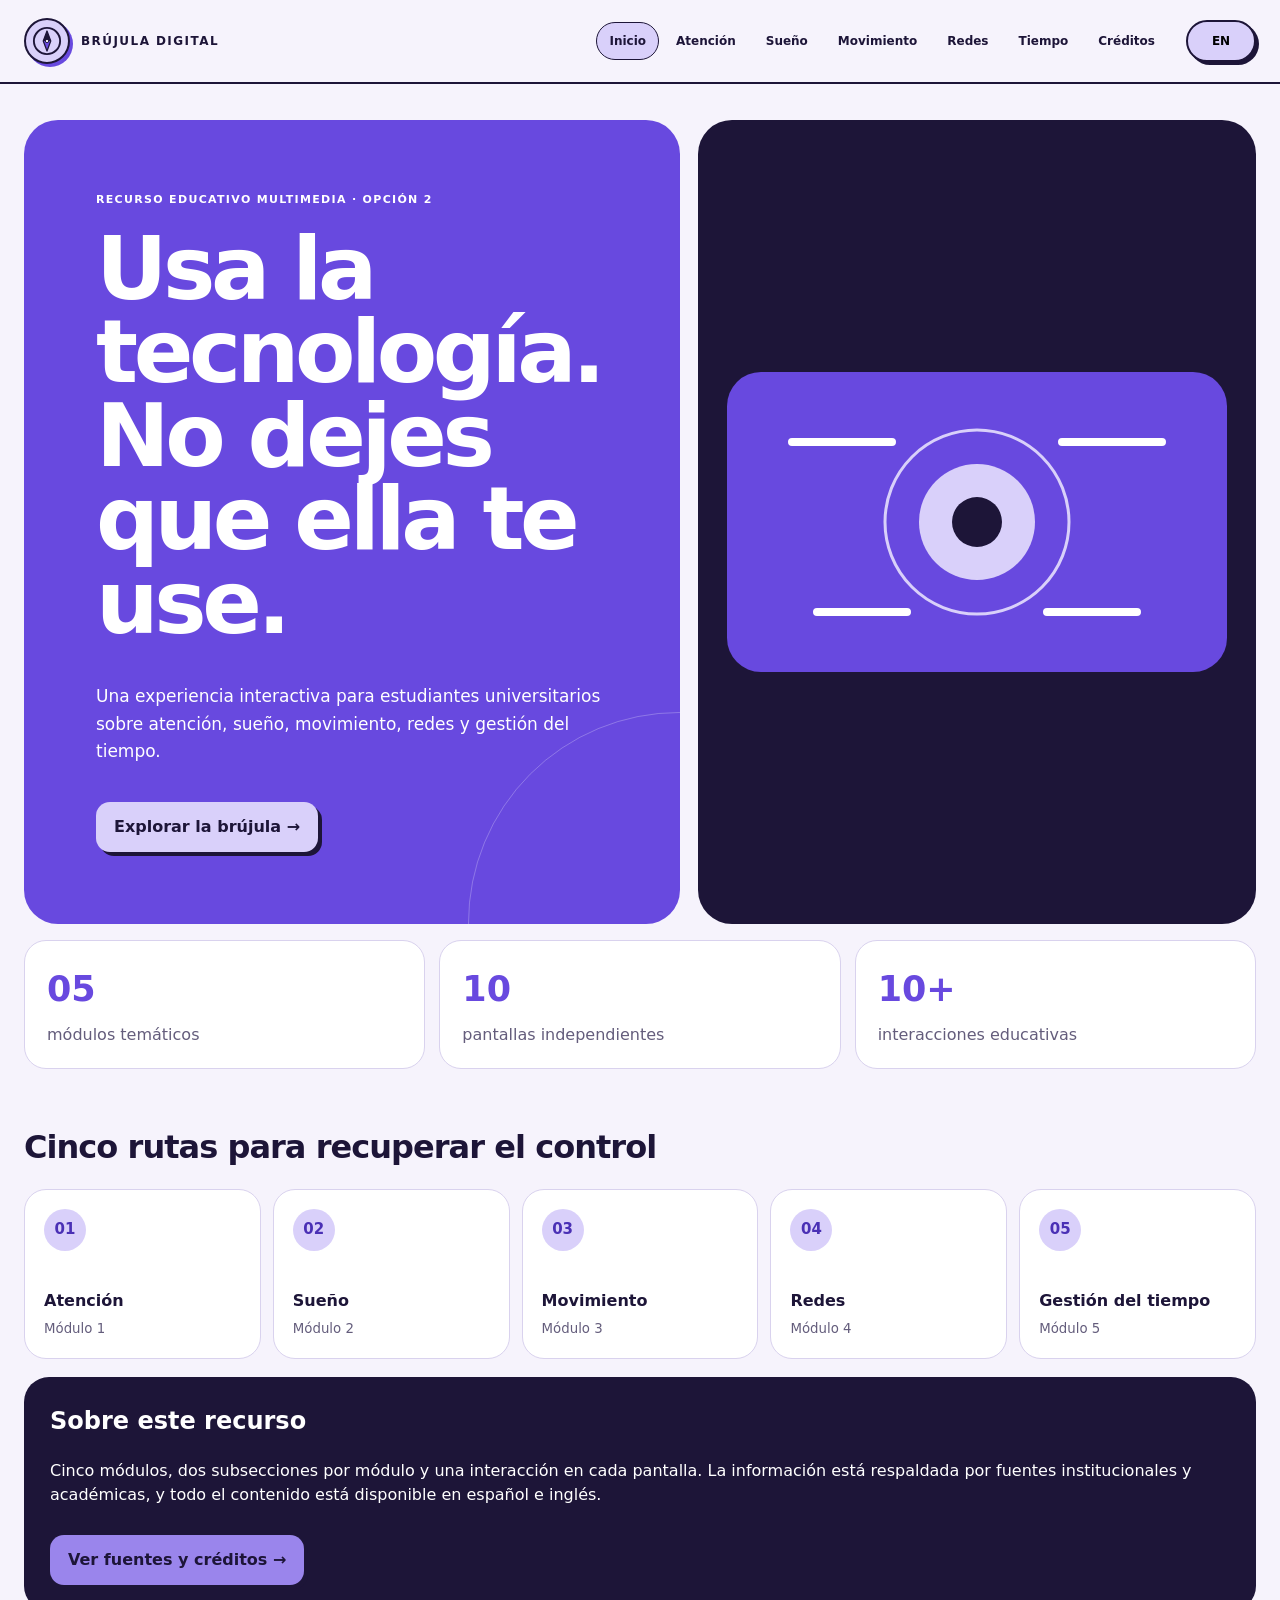
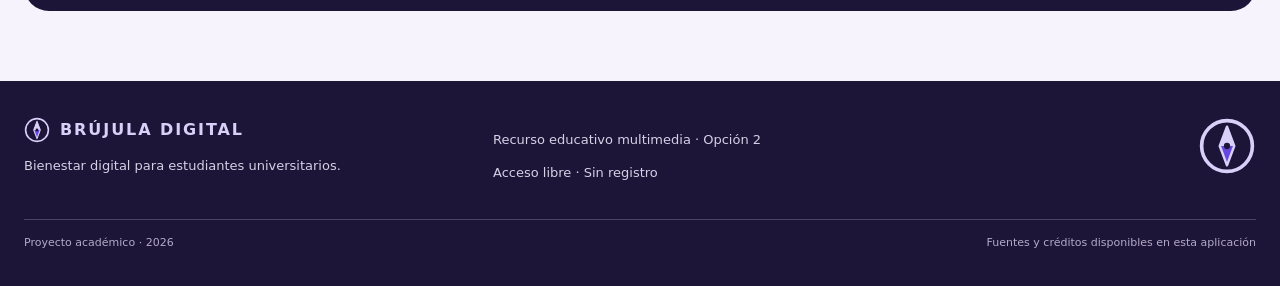
<file: index.html>
<!doctype html><html lang="es"><head><meta charset="utf-8"><meta name="viewport" content="width=device-width,initial-scale=1"><title>Brújula Digital · Bienestar digital universitario</title><link rel="stylesheet" href="assets/styles.css"></head><body><header class="site-header"><div class="header-inner"><a class="brand" href="index.html"><span class="brand-mark"><img src="assets/compass.svg" alt=""></span><span data-es="BRÚJULA DIGITAL" data-en="DIGITAL COMPASS">BRÚJULA DIGITAL</span></a><nav class="main-nav"><a href="index.html">Inicio</a><a href="pages/01-atencion-foco.html">Atención</a><a href="pages/03-sueno-pantalla.html">Sueño</a><a href="pages/05-movimiento-pantalla.html">Movimiento</a><a href="pages/07-redes-conexion.html">Redes</a><a href="pages/09-organizacion-tiempo.html">Tiempo</a><a href="creditos.html">Créditos</a></nav><button class="lang-switch" type="button" aria-label="Cambiar idioma">EN</button></div></header><main id="inicio"><section class="hero"><div class="hero-copy"><div class="eyebrow" data-es="RECURSO EDUCATIVO MULTIMEDIA · OPCIÓN 2" data-en="MULTIMEDIA EDUCATIONAL RESOURCE · OPTION 2">RECURSO EDUCATIVO MULTIMEDIA · OPCIÓN 2</div><h1 data-es="Usa la tecnología. No dejes que ella te use." data-en="Use technology. Don’t let it use you.">Usa la tecnología. No dejes que ella te use.</h1><p class="lead" data-es="Una experiencia interactiva para estudiantes universitarios sobre atención, sueño, movimiento, redes y gestión del tiempo." data-en="An interactive experience for university students about attention, sleep, movement, social media and time management.">Una experiencia interactiva para estudiantes universitarios sobre atención, sueño, movimiento, redes y gestión del tiempo.</p><a class="cta" href="pages/01-atencion-foco.html" data-es="Explorar la brújula →" data-en="Explore the compass →">Explorar la brújula →</a></div><div class="visual"><img src="assets/attention.svg" alt="Brújula Digital" data-alt-es="Brújula Digital" data-alt-en="Digital Compass"></div></section><section class="stats"><div class="stat"><strong>05</strong><p data-es="módulos temáticos" data-en="thematic modules">módulos temáticos</p></div><div class="stat"><strong>10</strong><p data-es="pantallas independientes" data-en="independent screens">pantallas independientes</p></div><div class="stat"><strong>10+</strong><p data-es="interacciones educativas" data-en="educational interactions">interacciones educativas</p></div></section><h2 class="section-title" data-es="Cinco rutas para recuperar el control" data-en="Five routes to regain control">Cinco rutas para recuperar el control</h2><div class="routes"><a class="route" href="pages/01-atencion-foco.html"><div class="num">01</div><strong data-es="Atención" data-en="Attention">Atención</strong><small data-es="Módulo 1" data-en="Module 1">Módulo 1</small></a><a class="route" href="pages/03-sueno-pantalla.html"><div class="num">02</div><strong data-es="Sueño" data-en="Sleep">Sueño</strong><small data-es="Módulo 2" data-en="Module 2">Módulo 2</small></a><a class="route" href="pages/05-movimiento-pantalla.html"><div class="num">03</div><strong data-es="Movimiento" data-en="Movement">Movimiento</strong><small data-es="Módulo 3" data-en="Module 3">Módulo 3</small></a><a class="route" href="pages/07-redes-conexion.html"><div class="num">04</div><strong data-es="Redes" data-en="Social">Redes</strong><small data-es="Módulo 4" data-en="Module 4">Módulo 4</small></a><a class="route" href="pages/09-organizacion-tiempo.html"><div class="num">05</div><strong data-es="Gestión del tiempo" data-en="Time management">Gestión del tiempo</strong><small data-es="Módulo 5" data-en="Module 5">Módulo 5</small></a></div><section class="about"><h2 data-es="Sobre este recurso" data-en="About this resource">Sobre este recurso</h2><p data-es="Cinco módulos, dos subsecciones por módulo y una interacción en cada pantalla. La información está respaldada por fuentes institucionales y académicas, y todo el contenido está disponible en español e inglés." data-en="Five modules, two subsections per module, and an interaction on every screen. The information is backed by institutional and academic sources, and all content is available in Spanish and English.">Cinco módulos, dos subsecciones por módulo y una interacción en cada pantalla. La información está respaldada por fuentes institucionales y académicas, y todo el contenido está disponible en español e inglés.</p><a class="btn" href="creditos.html" data-es="Ver fuentes y créditos →" data-en="View sources and credits →">Ver fuentes y créditos →</a></section></main><footer class="site-footer"><div class="footer-inner"><div><div class="footer-brand"><img src="assets/compass-light.svg" alt=""><span data-es="BRÚJULA DIGITAL" data-en="DIGITAL COMPASS">BRÚJULA DIGITAL</span></div><p class="footer-copy" data-es="Bienestar digital para estudiantes universitarios." data-en="Digital wellbeing for university students.">Bienestar digital para estudiantes universitarios.</p></div><div><p class="footer-copy" data-es="Recurso educativo multimedia · Opción 2" data-en="Multimedia educational resource · Option 2">Recurso educativo multimedia · Opción 2</p><p class="footer-copy" data-es="Acceso libre · Sin registro" data-en="Free access · No registration">Acceso libre · Sin registro</p></div><div class="footer-mark"><img src="assets/compass-light.svg" alt=""></div></div><div class="footer-bottom"><span data-es="Proyecto académico · 2026" data-en="Academic project · 2026">Proyecto académico · 2026</span><span data-es="Fuentes y créditos disponibles en esta aplicación" data-en="Sources and credits available in this application">Fuentes y créditos disponibles en esta aplicación</span></div></footer><script src="assets/app.js"></script></body></html>
</file>
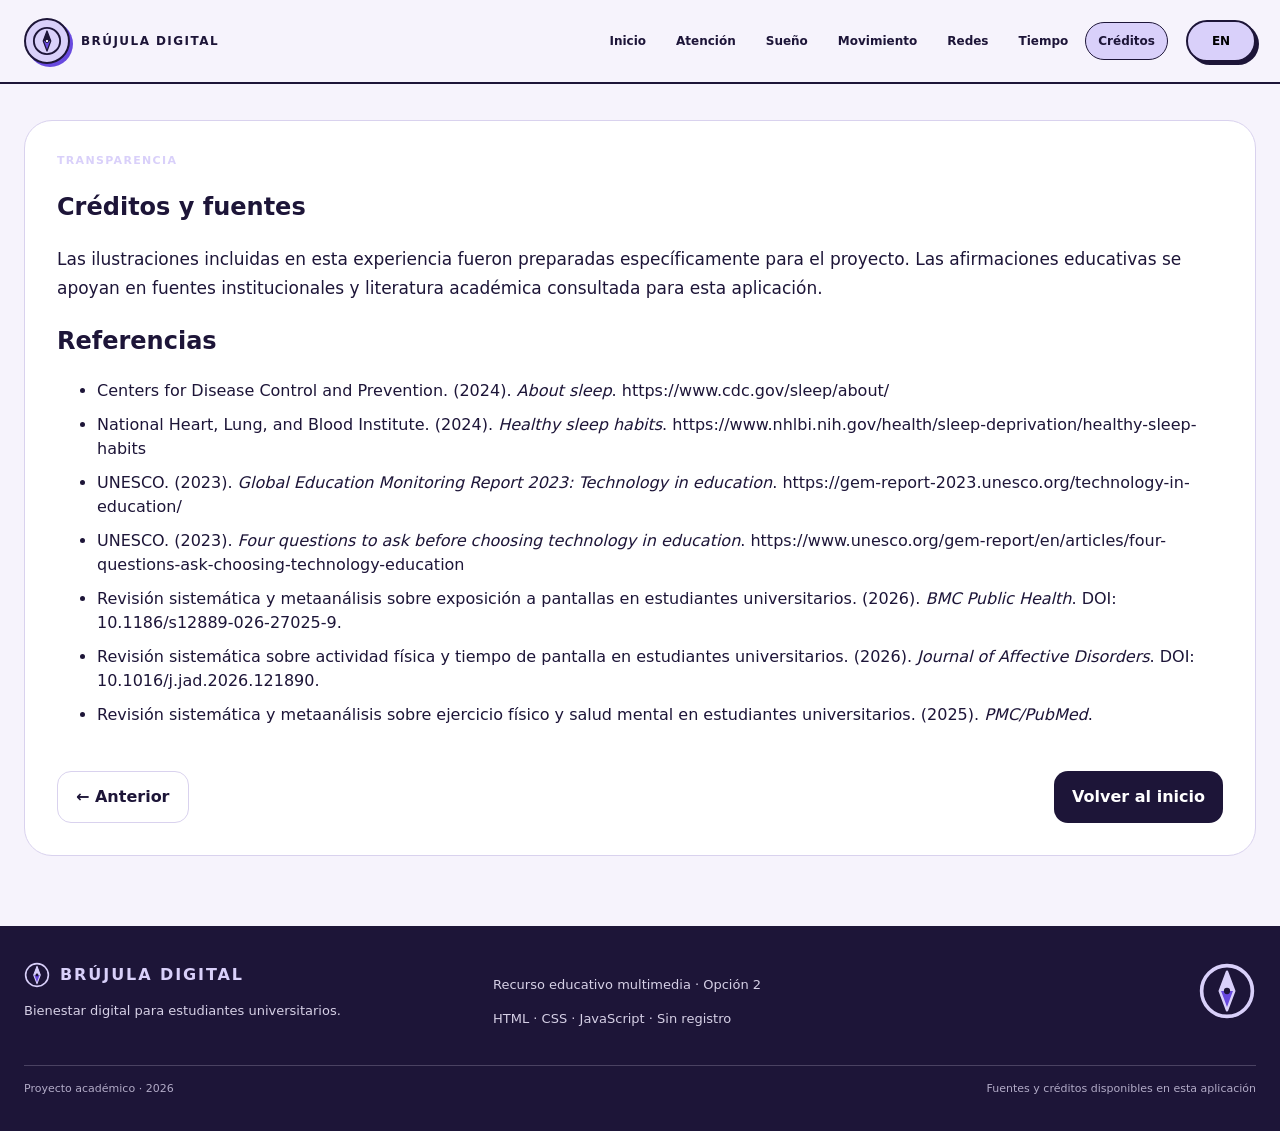
<file: creditos.html>
<!doctype html>
<html lang="es">

<head>
    <meta charset="utf-8">
    <meta name="viewport" content="width=device-width,initial-scale=1">
    <title>Créditos y fuentes · Brújula Digital</title>
    <link rel="stylesheet" href="assets/styles.css">
</head>

<body>
    <header class="site-header">
        <div class="header-inner"><a class="brand" href="index.html"><span class="brand-mark"><img src="assets/compass.svg" alt=""></span><span data-es="BRÚJULA DIGITAL" data-en="DIGITAL COMPASS">BRÚJULA DIGITAL</span></a>
            <nav class="main-nav"><a href="index.html">Inicio</a><a href="pages/01-atencion-foco.html">Atención</a><a
                    href="pages/03-sueno-pantalla.html">Sueño</a><a href="pages/05-movimiento-pantalla.html">Movimiento</a><a href="pages/07-redes-conexion.html">Redes</a><a
                    href="pages/09-organizacion-tiempo.html">Tiempo</a><a href="creditos.html">Créditos</a></nav>
            <button class="lang-switch" type="button" aria-label="Cambiar idioma">EN</button>
        </div>
    </header>
    <main>
        <section class="credits">
            <div class="tag" data-es="TRANSPARENCIA" data-en="TRANSPARENCY">TRANSPARENCIA</div>
            <h1 data-es="Créditos y fuentes" data-en="Credits and sources">Créditos y fuentes</h1>
            <p class="lead-copy"
                data-es="Las ilustraciones incluidas en esta experiencia fueron preparadas específicamente para el proyecto. Las afirmaciones educativas se apoyan en fuentes institucionales y literatura académica consultada para esta aplicación."
                data-en="The illustrations included in this experience were prepared specifically for this project. Educational claims are supported by institutional sources and academic literature consulted for this application.">
                Las ilustraciones incluidas en esta experiencia fueron preparadas específicamente para el proyecto. Las
                afirmaciones educativas se apoyan en fuentes institucionales y literatura académica consultada para esta
                aplicación.</p>
            <h2 data-es="Referencias" data-en="References">Referencias</h2>
            <ul>
                <li>Centers for Disease Control and Prevention. (2024). <em>About sleep</em>. https://www.cdc.gov/sleep/about/</li>
                <li>National Heart, Lung, and Blood Institute. (2024). <em>Healthy sleep habits</em>. https://www.nhlbi.nih.gov/health/sleep-deprivation/healthy-sleep-habits</li>
                <li>UNESCO. (2023). <em>Global Education Monitoring Report 2023: Technology in education</em>. https://gem-report-2023.unesco.org/technology-in-education/</li>
                <li>UNESCO. (2023). <em>Four questions to ask before choosing technology in education</em>. https://www.unesco.org/gem-report/en/articles/four-questions-ask-choosing-technology-education</li>
                <li>Revisión sistemática y metaanálisis sobre exposición a pantallas en estudiantes universitarios. (2026). <em>BMC Public Health</em>. DOI: 10.1186/s12889-026-27025-9.</li>
                <li>Revisión sistemática sobre actividad física y tiempo de pantalla en estudiantes universitarios. (2026). <em>Journal of Affective Disorders</em>. DOI: 10.1016/j.jad.2026.121890.</li>
                <li>Revisión sistemática y metaanálisis sobre ejercicio físico y salud mental en estudiantes universitarios. (2025). <em>PMC/PubMed</em>.</li>
            </ul>
         
            <div class="navrow"><a class="btn ghost" data-nav-prev href="pages/10-organizacion-contrato.html">←
                    Anterior</a><a class="btn dark" href="index.html" data-es="Volver al inicio"
                    data-en="Back home">Volver al inicio</a></div>
        </section>
    </main>
    <footer class="site-footer">
        <div class="footer-inner">
            <div>
                <div class="footer-brand"><img src="assets/compass-light.svg" alt=""><span data-es="BRÚJULA DIGITAL" data-en="DIGITAL COMPASS">BRÚJULA DIGITAL</span></div>
                <p class="footer-copy" data-es="Bienestar digital para estudiantes universitarios."
                    data-en="Digital wellbeing for university students.">Bienestar digital para estudiantes
                    universitarios.</p>
            </div>
            <div>
                <p class="footer-copy" data-es="Recurso educativo multimedia · Opción 2"
                    data-en="Multimedia educational resource · Option 2">Recurso educativo multimedia · Opción 2</p>
                <p class="footer-copy" data-es="HTML · CSS · JavaScript · Sin registro"
                    data-en="HTML · CSS · JavaScript · No registration">HTML · CSS · JavaScript · Sin registro</p>
            </div>
            <div class="footer-mark"><img src="assets/compass-light.svg" alt=""></div>
        </div>
        <div class="footer-bottom"><span data-es="Proyecto académico · 2026" data-en="Academic project · 2026">Proyecto
                académico · 2026</span><span data-es="Fuentes y créditos disponibles en esta aplicación"
                data-en="Sources and credits available in this application">Fuentes y créditos disponibles en esta
                aplicación</span></div>
    </footer>
    <script src="assets/app.js"></script>
</body>

</html>
</file>
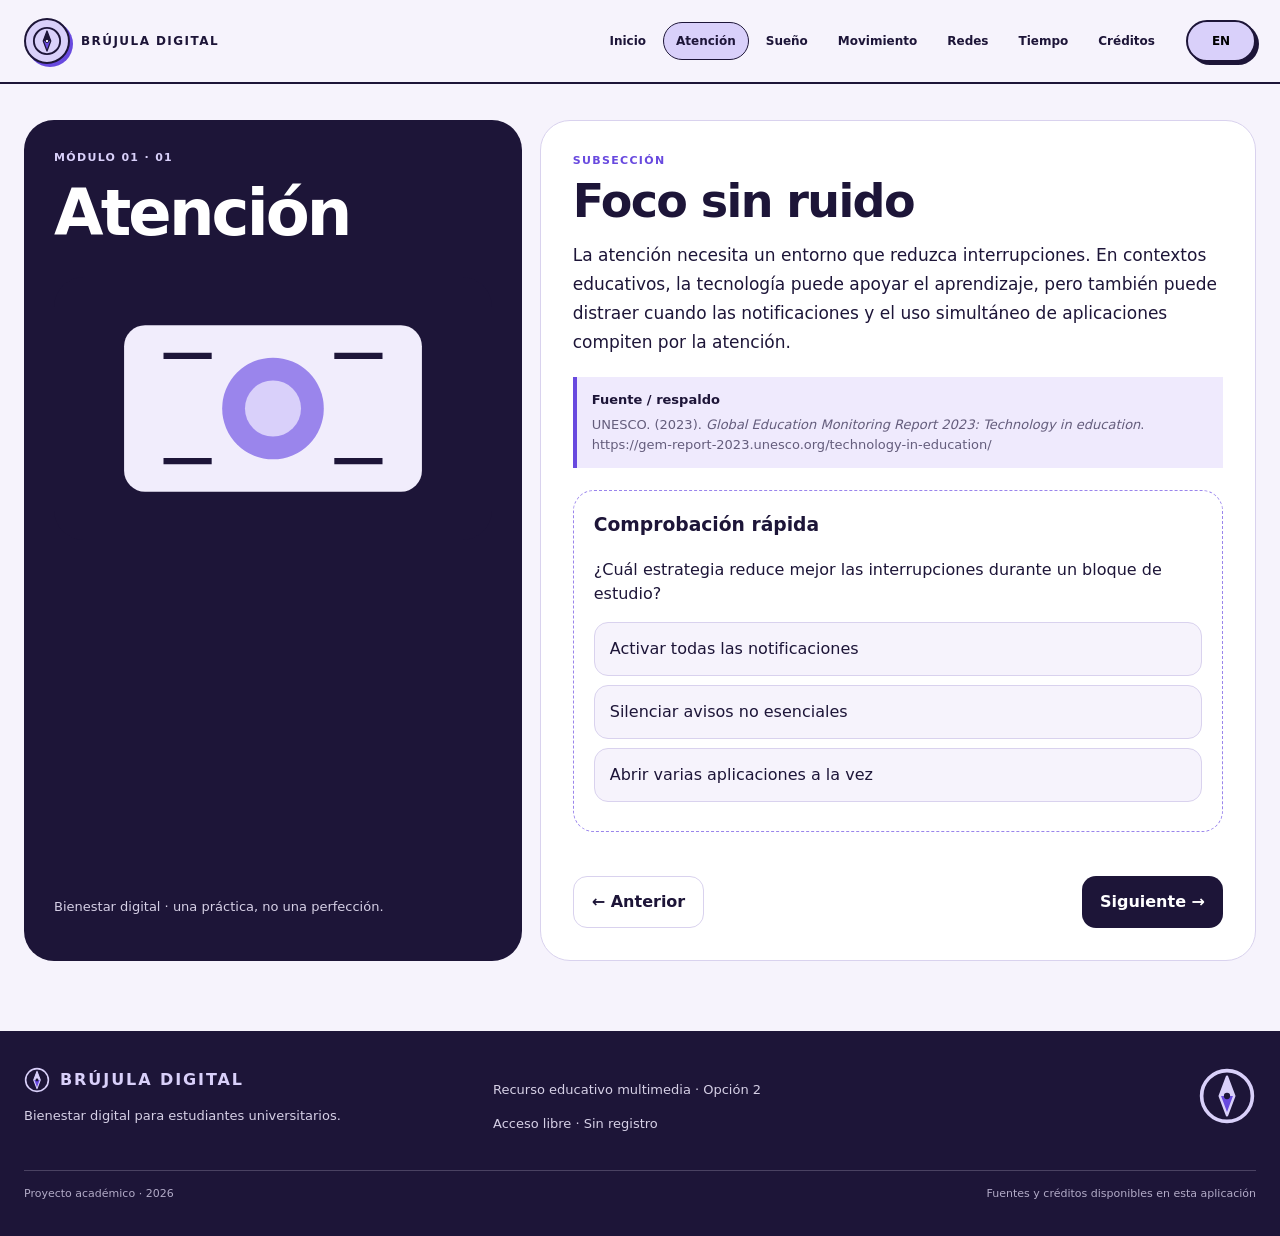
<file: pages/01-atencion-foco.html>
<!doctype html><html lang="es"><head><meta charset="utf-8"><meta name="viewport" content="width=device-width,initial-scale=1"><title>Foco sin ruido · Brújula Digital</title><link rel="stylesheet" href="../assets/styles.css"></head><body><header class="site-header"><div class="header-inner"><a class="brand" href="../index.html"><span class="brand-mark"><img src="../assets/compass.svg" alt=""></span><span data-es="BRÚJULA DIGITAL" data-en="DIGITAL COMPASS">BRÚJULA DIGITAL</span></a><nav class="main-nav"><a href="../index.html">Inicio</a><a href="01-atencion-foco.html">Atención</a><a href="03-sueno-pantalla.html">Sueño</a><a href="05-movimiento-pantalla.html">Movimiento</a><a href="07-redes-conexion.html">Redes</a><a href="09-organizacion-tiempo.html">Tiempo</a><a href="../creditos.html">Créditos</a></nav><button class="lang-switch" type="button" aria-label="Cambiar idioma">EN</button></div></header><main><div class="screen"><section class="screen-left"><div><div class="tag" data-es="MÓDULO 01 · 01" data-en="MODULE 01 · 01">MÓDULO 01 · 01</div><h1><span data-es="Atención" data-en="Attention">Atención</span></h1><img src="../assets/focus.svg" alt="Ilustración del módulo" data-alt-es="Ilustración del módulo" data-alt-en="Module illustration"></div><div><p class="footer-copy" data-es="Bienestar digital · una práctica, no una perfección." data-en="Digital wellbeing · a practice, not perfection.">Bienestar digital · una práctica, no una perfección.</p></div></section><section class="screen-right"><div class="tag" data-es="SUBSECCIÓN" data-en="SUBSECTION">SUBSECCIÓN</div><h2><span data-es="Foco sin ruido" data-en="Focus without noise">Foco sin ruido</span></h2><p class="lead-copy" data-es="La atención necesita un entorno que reduzca interrupciones. En contextos educativos, la tecnología puede apoyar el aprendizaje, pero también puede distraer cuando las notificaciones y el uso simultáneo de aplicaciones compiten por la atención." data-en="Attention works better when the environment reduces interruptions. In education, technology can support learning, but it can also distract when notifications and simultaneous apps compete for attention.">La atención necesita un entorno que reduzca interrupciones. En contextos educativos, la tecnología puede apoyar el aprendizaje, pero también puede distraer cuando las notificaciones y el uso simultáneo de aplicaciones compiten por la atención.</p><div class="source"><strong data-es="Fuente / respaldo" data-en="Source / evidence">Fuente / respaldo</strong><span class="ref">UNESCO. (2023). <em>Global Education Monitoring Report 2023: Technology in education</em>. https://gem-report-2023.unesco.org/technology-in-education/</span></div><div class="interaction" data-quiz><h3 data-es="Comprobación rápida" data-en="Quick check">Comprobación rápida</h3><p data-es="¿Cuál estrategia reduce mejor las interrupciones durante un bloque de estudio?" data-en="Which strategy best reduces interruptions during a study block?">¿Cuál estrategia reduce mejor las interrupciones durante un bloque de estudio?</p><button class="choice" data-correct="false" data-es="Activar todas las notificaciones" data-en="Turn on all notifications">Activar todas las notificaciones</button><button class="choice" data-correct="true" data-es="Silenciar avisos no esenciales" data-en="Silence non-essential alerts">Silenciar avisos no esenciales</button><button class="choice" data-correct="false" data-es="Abrir varias aplicaciones a la vez" data-en="Open several apps at once">Abrir varias aplicaciones a la vez</button><div class="feedback"></div></div><div class="navrow"><a class="btn ghost" data-nav-prev href="../index.html">← Anterior</a><a class="btn dark" data-nav-next href="02-atencion-notificaciones.html">Siguiente →</a></div></section></div></main><footer class="site-footer"><div class="footer-inner"><div><div class="footer-brand"><img src="../assets/compass-light.svg" alt=""><span data-es="BRÚJULA DIGITAL" data-en="DIGITAL COMPASS">BRÚJULA DIGITAL</span></div><p class="footer-copy" data-es="Bienestar digital para estudiantes universitarios." data-en="Digital wellbeing for university students.">Bienestar digital para estudiantes universitarios.</p></div><div><p class="footer-copy" data-es="Recurso educativo multimedia · Opción 2" data-en="Multimedia educational resource · Option 2">Recurso educativo multimedia · Opción 2</p><p class="footer-copy" data-es="Acceso libre · Sin registro" data-en="Free access · No registration">Acceso libre · Sin registro</p></div><div class="footer-mark"><img src="../assets/compass-light.svg" alt=""></div></div><div class="footer-bottom"><span data-es="Proyecto académico · 2026" data-en="Academic project · 2026">Proyecto académico · 2026</span><span data-es="Fuentes y créditos disponibles en esta aplicación" data-en="Sources and credits available in this application">Fuentes y créditos disponibles en esta aplicación</span></div></footer><script src="../assets/app.js"></script></body></html>
</file>
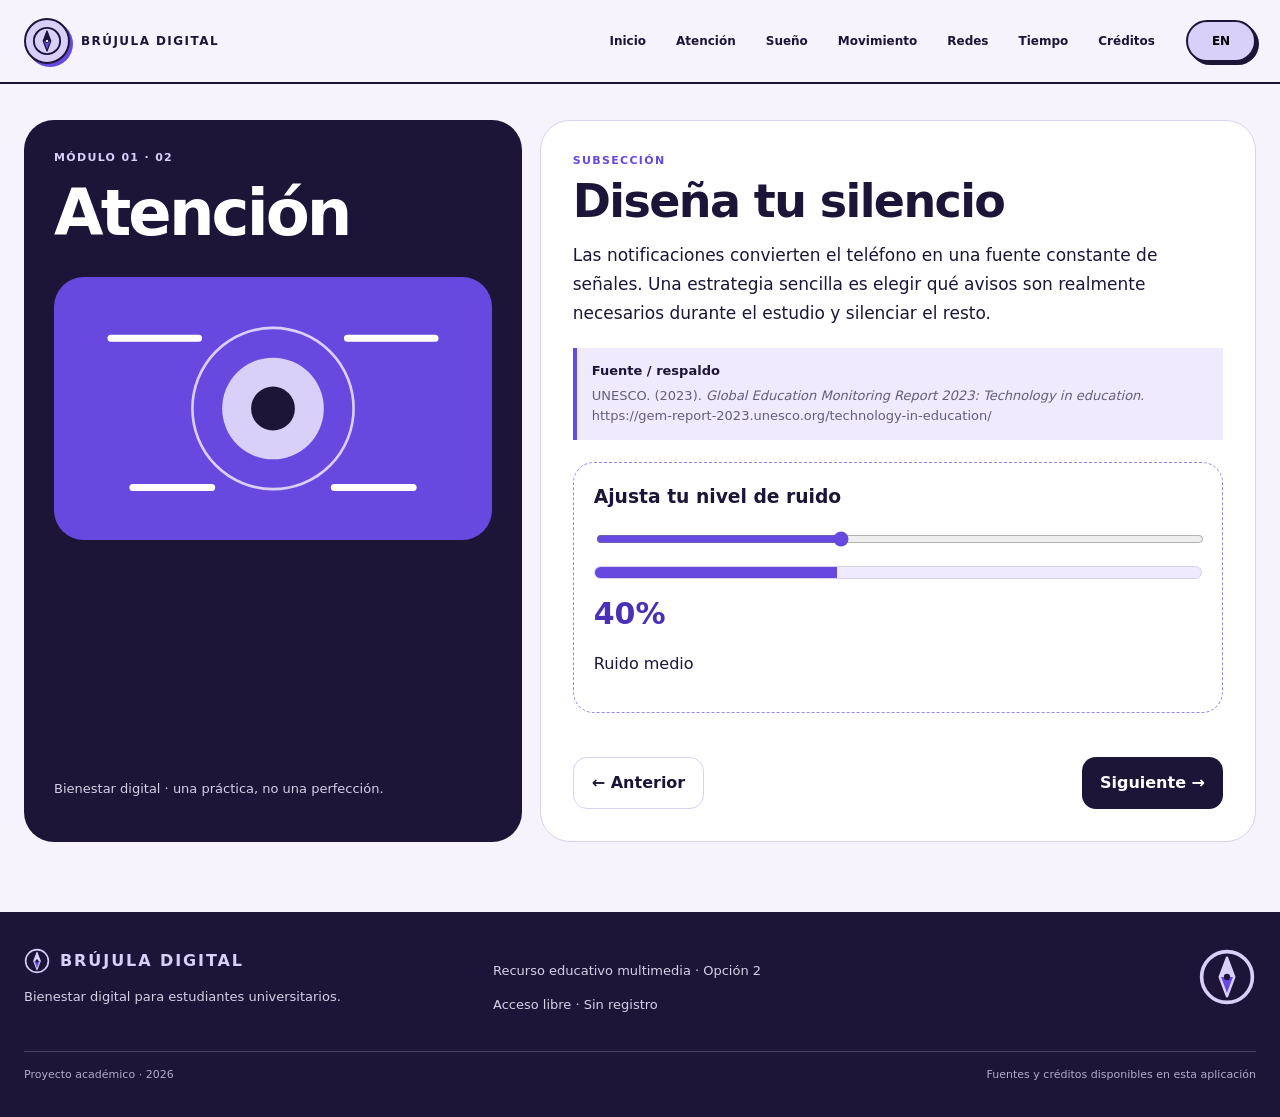
<file: pages/02-atencion-notificaciones.html>
<!doctype html><html lang="es"><head><meta charset="utf-8"><meta name="viewport" content="width=device-width,initial-scale=1"><title>Diseña tu silencio · Brújula Digital</title><link rel="stylesheet" href="../assets/styles.css"></head><body><header class="site-header"><div class="header-inner"><a class="brand" href="../index.html"><span class="brand-mark"><img src="../assets/compass.svg" alt=""></span><span data-es="BRÚJULA DIGITAL" data-en="DIGITAL COMPASS">BRÚJULA DIGITAL</span></a><nav class="main-nav"><a href="../index.html">Inicio</a><a href="01-atencion-foco.html">Atención</a><a href="03-sueno-pantalla.html">Sueño</a><a href="05-movimiento-pantalla.html">Movimiento</a><a href="07-redes-conexion.html">Redes</a><a href="09-organizacion-tiempo.html">Tiempo</a><a href="../creditos.html">Créditos</a></nav><button class="lang-switch" type="button" aria-label="Cambiar idioma">EN</button></div></header><main><div class="screen"><section class="screen-left"><div><div class="tag" data-es="MÓDULO 01 · 02" data-en="MODULE 01 · 02">MÓDULO 01 · 02</div><h1><span data-es="Atención" data-en="Attention">Atención</span></h1><img src="../assets/attention.svg" alt="Ilustración del módulo" data-alt-es="Ilustración del módulo" data-alt-en="Module illustration"></div><div><p class="footer-copy" data-es="Bienestar digital · una práctica, no una perfección." data-en="Digital wellbeing · a practice, not perfection.">Bienestar digital · una práctica, no una perfección.</p></div></section><section class="screen-right"><div class="tag" data-es="SUBSECCIÓN" data-en="SUBSECTION">SUBSECCIÓN</div><h2><span data-es="Diseña tu silencio" data-en="Design your silence">Diseña tu silencio</span></h2><p class="lead-copy" data-es="Las notificaciones convierten el teléfono en una fuente constante de señales. Una estrategia sencilla es elegir qué avisos son realmente necesarios durante el estudio y silenciar el resto." data-en="Notifications turn the phone into a constant source of signals. A simple strategy is to decide which alerts are truly necessary during study and silence the rest.">Las notificaciones convierten el teléfono en una fuente constante de señales. Una estrategia sencilla es elegir qué avisos son realmente necesarios durante el estudio y silenciar el resto.</p><div class="source"><strong data-es="Fuente / respaldo" data-en="Source / evidence">Fuente / respaldo</strong><span class="ref">UNESCO. (2023). <em>Global Education Monitoring Report 2023: Technology in education</em>. https://gem-report-2023.unesco.org/technology-in-education/</span></div><div class="interaction" data-range data-range-kind="noise"><h3 data-es="Ajusta tu nivel de ruido" data-en="Adjust your noise level">Ajusta tu nivel de ruido</h3><input class="range" type="range" min="0" max="100" value="40"><div class="bar"><i></i></div><div class="metric" data-range-value>40%</div><p data-range-message>Ruido medio</p></div><div class="navrow"><a class="btn ghost" data-nav-prev href="01-atencion-foco.html">← Anterior</a><a class="btn dark" data-nav-next href="03-sueno-pantalla.html">Siguiente →</a></div></section></div></main><footer class="site-footer"><div class="footer-inner"><div><div class="footer-brand"><img src="../assets/compass-light.svg" alt=""><span data-es="BRÚJULA DIGITAL" data-en="DIGITAL COMPASS">BRÚJULA DIGITAL</span></div><p class="footer-copy" data-es="Bienestar digital para estudiantes universitarios." data-en="Digital wellbeing for university students.">Bienestar digital para estudiantes universitarios.</p></div><div><p class="footer-copy" data-es="Recurso educativo multimedia · Opción 2" data-en="Multimedia educational resource · Option 2">Recurso educativo multimedia · Opción 2</p><p class="footer-copy" data-es="Acceso libre · Sin registro" data-en="Free access · No registration">Acceso libre · Sin registro</p></div><div class="footer-mark"><img src="../assets/compass-light.svg" alt=""></div></div><div class="footer-bottom"><span data-es="Proyecto académico · 2026" data-en="Academic project · 2026">Proyecto académico · 2026</span><span data-es="Fuentes y créditos disponibles en esta aplicación" data-en="Sources and credits available in this application">Fuentes y créditos disponibles en esta aplicación</span></div></footer><script src="../assets/app.js"></script></body></html>
</file>
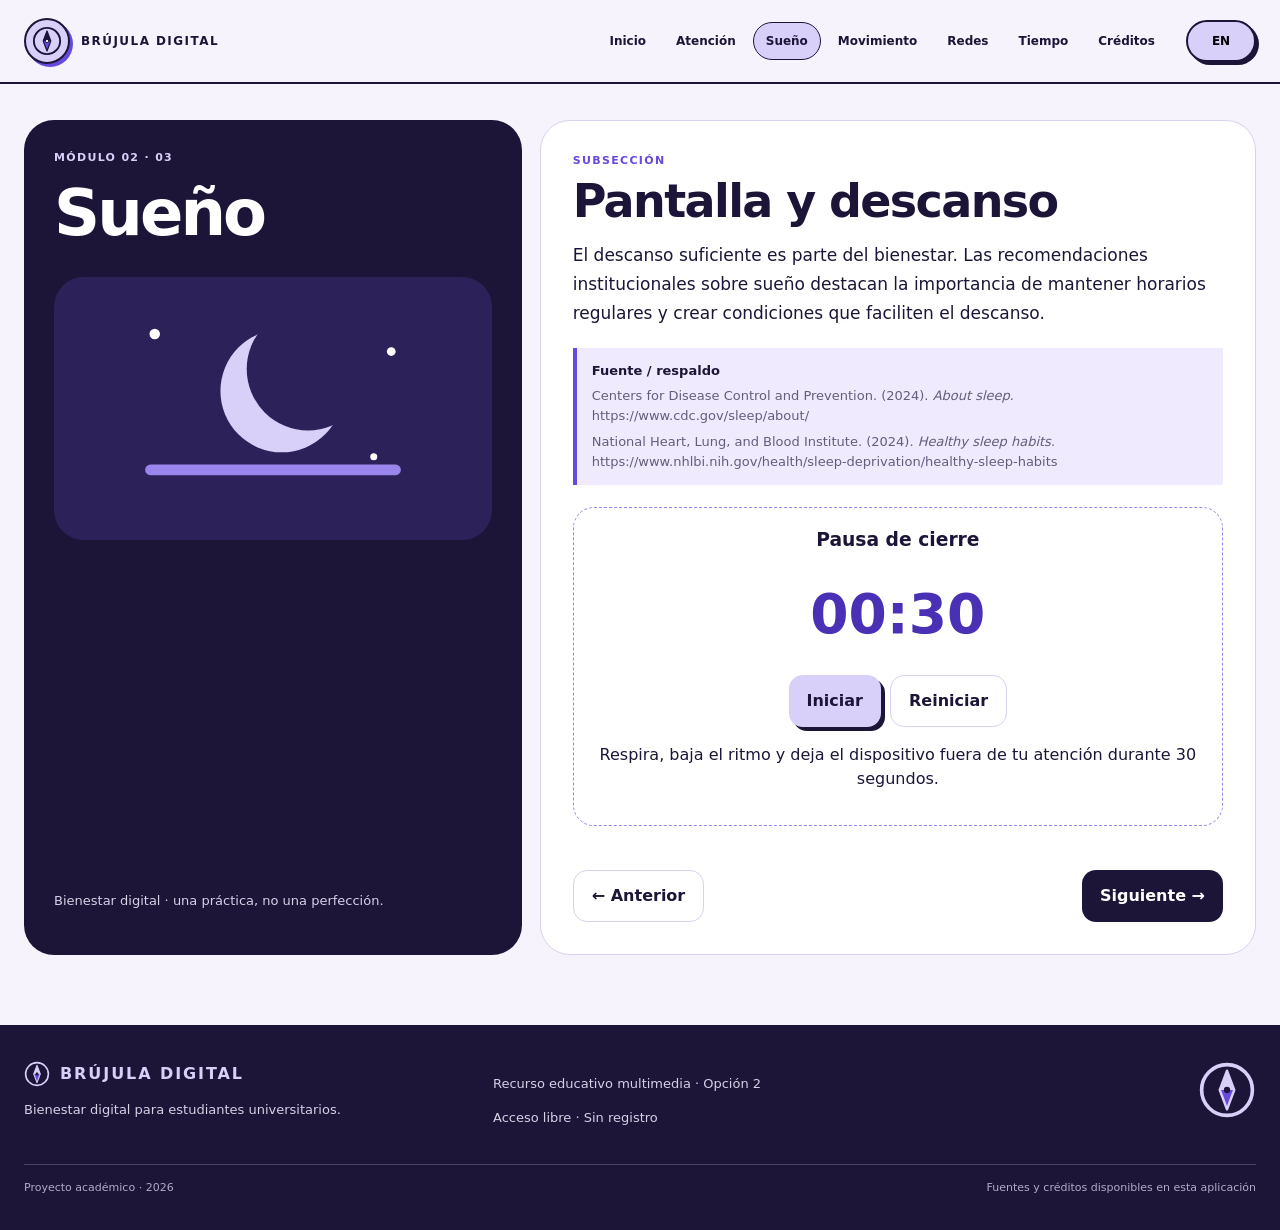
<file: pages/03-sueno-pantalla.html>
<!doctype html><html lang="es"><head><meta charset="utf-8"><meta name="viewport" content="width=device-width,initial-scale=1"><title>Pantalla y descanso · Brújula Digital</title><link rel="stylesheet" href="../assets/styles.css"></head><body><header class="site-header"><div class="header-inner"><a class="brand" href="../index.html"><span class="brand-mark"><img src="../assets/compass.svg" alt=""></span><span data-es="BRÚJULA DIGITAL" data-en="DIGITAL COMPASS">BRÚJULA DIGITAL</span></a><nav class="main-nav"><a href="../index.html">Inicio</a><a href="01-atencion-foco.html">Atención</a><a href="03-sueno-pantalla.html">Sueño</a><a href="05-movimiento-pantalla.html">Movimiento</a><a href="07-redes-conexion.html">Redes</a><a href="09-organizacion-tiempo.html">Tiempo</a><a href="../creditos.html">Créditos</a></nav><button class="lang-switch" type="button" aria-label="Cambiar idioma">EN</button></div></header><main><div class="screen"><section class="screen-left"><div><div class="tag" data-es="MÓDULO 02 · 03" data-en="MODULE 02 · 03">MÓDULO 02 · 03</div><h1><span data-es="Sueño" data-en="Sleep">Sueño</span></h1><img src="../assets/sleep.svg" alt="Ilustración del módulo" data-alt-es="Ilustración del módulo" data-alt-en="Module illustration"></div><div><p class="footer-copy" data-es="Bienestar digital · una práctica, no una perfección." data-en="Digital wellbeing · a practice, not perfection.">Bienestar digital · una práctica, no una perfección.</p></div></section><section class="screen-right"><div class="tag" data-es="SUBSECCIÓN" data-en="SUBSECTION">SUBSECCIÓN</div><h2><span data-es="Pantalla y descanso" data-en="Screens and rest">Pantalla y descanso</span></h2><p class="lead-copy" data-es="El descanso suficiente es parte del bienestar. Las recomendaciones institucionales sobre sueño destacan la importancia de mantener horarios regulares y crear condiciones que faciliten el descanso." data-en="Enough rest is part of wellbeing. Institutional sleep guidance highlights regular schedules and conditions that make rest easier.">El descanso suficiente es parte del bienestar. Las recomendaciones institucionales sobre sueño destacan la importancia de mantener horarios regulares y crear condiciones que faciliten el descanso.</p><div class="source"><strong data-es="Fuente / respaldo" data-en="Source / evidence">Fuente / respaldo</strong><span class="ref">Centers for Disease Control and Prevention. (2024). <em>About sleep</em>. https://www.cdc.gov/sleep/about/</span><span class="ref">National Heart, Lung, and Blood Institute. (2024). <em>Healthy sleep habits</em>. https://www.nhlbi.nih.gov/health/sleep-deprivation/healthy-sleep-habits</span></div><div class="interaction timer" data-timer><h3 data-es="Pausa de cierre" data-en="Closing pause">Pausa de cierre</h3><div class="time">00:30</div><div class="btn-row"><button class="btn" data-start data-ui="start">Iniciar</button><button class="btn ghost" data-reset data-ui="reset">Reiniciar</button></div><p data-es="Respira, baja el ritmo y deja el dispositivo fuera de tu atención durante 30 segundos." data-en="Breathe, slow down, and keep the device out of your attention for 30 seconds.">Respira, baja el ritmo y deja el dispositivo fuera de tu atención durante 30 segundos.</p></div><div class="navrow"><a class="btn ghost" data-nav-prev href="02-atencion-notificaciones.html">← Anterior</a><a class="btn dark" data-nav-next href="04-sueno-ritual.html">Siguiente →</a></div></section></div></main><footer class="site-footer"><div class="footer-inner"><div><div class="footer-brand"><img src="../assets/compass-light.svg" alt=""><span data-es="BRÚJULA DIGITAL" data-en="DIGITAL COMPASS">BRÚJULA DIGITAL</span></div><p class="footer-copy" data-es="Bienestar digital para estudiantes universitarios." data-en="Digital wellbeing for university students.">Bienestar digital para estudiantes universitarios.</p></div><div><p class="footer-copy" data-es="Recurso educativo multimedia · Opción 2" data-en="Multimedia educational resource · Option 2">Recurso educativo multimedia · Opción 2</p><p class="footer-copy" data-es="Acceso libre · Sin registro" data-en="Free access · No registration">Acceso libre · Sin registro</p></div><div class="footer-mark"><img src="../assets/compass-light.svg" alt=""></div></div><div class="footer-bottom"><span data-es="Proyecto académico · 2026" data-en="Academic project · 2026">Proyecto académico · 2026</span><span data-es="Fuentes y créditos disponibles en esta aplicación" data-en="Sources and credits available in this application">Fuentes y créditos disponibles en esta aplicación</span></div></footer><script src="../assets/app.js"></script></body></html>
</file>
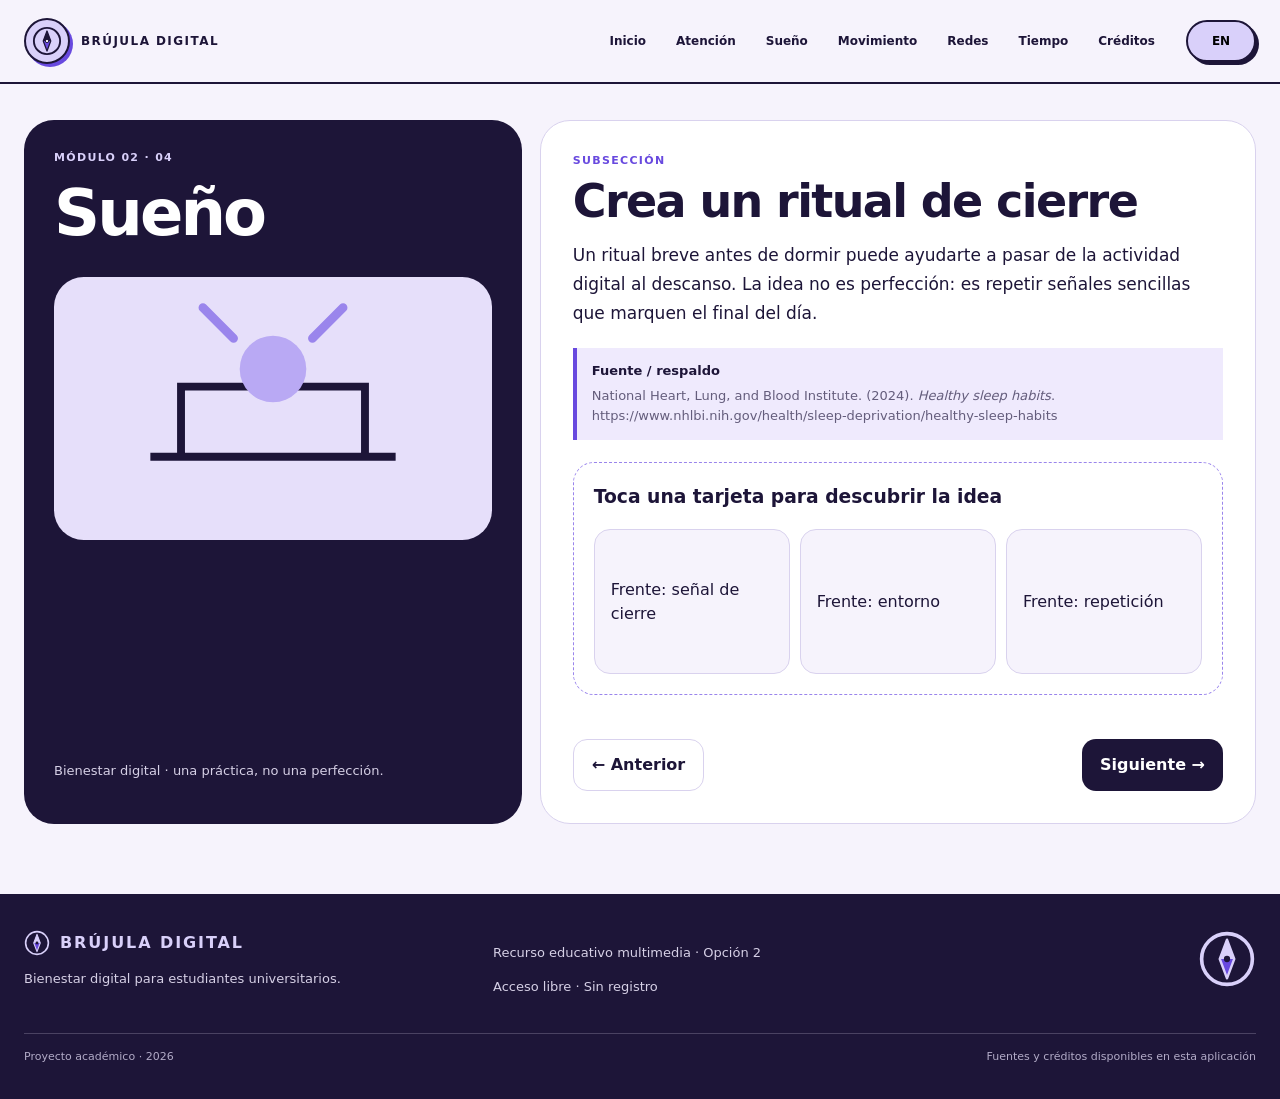
<file: pages/04-sueno-ritual.html>
<!doctype html><html lang="es"><head><meta charset="utf-8"><meta name="viewport" content="width=device-width,initial-scale=1"><title>Crea un ritual de cierre · Brújula Digital</title><link rel="stylesheet" href="../assets/styles.css"></head><body><header class="site-header"><div class="header-inner"><a class="brand" href="../index.html"><span class="brand-mark"><img src="../assets/compass.svg" alt=""></span><span data-es="BRÚJULA DIGITAL" data-en="DIGITAL COMPASS">BRÚJULA DIGITAL</span></a><nav class="main-nav"><a href="../index.html">Inicio</a><a href="01-atencion-foco.html">Atención</a><a href="03-sueno-pantalla.html">Sueño</a><a href="05-movimiento-pantalla.html">Movimiento</a><a href="07-redes-conexion.html">Redes</a><a href="09-organizacion-tiempo.html">Tiempo</a><a href="../creditos.html">Créditos</a></nav><button class="lang-switch" type="button" aria-label="Cambiar idioma">EN</button></div></header><main><div class="screen"><section class="screen-left"><div><div class="tag" data-es="MÓDULO 02 · 04" data-en="MODULE 02 · 04">MÓDULO 02 · 04</div><h1><span data-es="Sueño" data-en="Sleep">Sueño</span></h1><img src="../assets/ritual.svg" alt="Ilustración del módulo" data-alt-es="Ilustración del módulo" data-alt-en="Module illustration"></div><div><p class="footer-copy" data-es="Bienestar digital · una práctica, no una perfección." data-en="Digital wellbeing · a practice, not perfection.">Bienestar digital · una práctica, no una perfección.</p></div></section><section class="screen-right"><div class="tag" data-es="SUBSECCIÓN" data-en="SUBSECTION">SUBSECCIÓN</div><h2><span data-es="Crea un ritual de cierre" data-en="Create a closing ritual">Crea un ritual de cierre</span></h2><p class="lead-copy" data-es="Un ritual breve antes de dormir puede ayudarte a pasar de la actividad digital al descanso. La idea no es perfección: es repetir señales sencillas que marquen el final del día." data-en="A short pre-sleep ritual can help you move from digital activity toward rest. The goal is not perfection, but repeating simple signals that mark the end of the day.">Un ritual breve antes de dormir puede ayudarte a pasar de la actividad digital al descanso. La idea no es perfección: es repetir señales sencillas que marquen el final del día.</p><div class="source"><strong data-es="Fuente / respaldo" data-en="Source / evidence">Fuente / respaldo</strong><span class="ref">National Heart, Lung, and Blood Institute. (2024). <em>Healthy sleep habits</em>. https://www.nhlbi.nih.gov/health/sleep-deprivation/healthy-sleep-habits</span></div><div class="interaction"><h3 data-es="Toca una tarjeta para descubrir la idea" data-en="Tap a card to reveal the idea">Toca una tarjeta para descubrir la idea</h3><div class="flip-grid"><div class="flip"><button><span class="front" data-es="Frente: señal de cierre" data-en="Front: closing cue">Frente: señal de cierre</span><span class="back" data-es="Después de estudiar, guarda materiales y baja el brillo." data-en="After studying, put materials away and lower the brightness.">Después de estudiar, guarda materiales y baja el brillo.</span></button></div><div class="flip"><button><span class="front" data-es="Frente: entorno" data-en="Front: environment">Frente: entorno</span><span class="back" data-es="Deja el teléfono lejos de la cama si te ayuda a desconectar." data-en="Keep the phone away from the bed if that helps you disconnect.">Deja el teléfono lejos de la cama si te ayuda a desconectar.</span></button></div><div class="flip"><button><span class="front" data-es="Frente: repetición" data-en="Front: repetition">Frente: repetición</span><span class="back" data-es="Repite una rutina breve para que el cuerpo reconozca la transición." data-en="Repeat a short routine so your body recognizes the transition.">Repite una rutina breve para que el cuerpo reconozca la transición.</span></button></div></div></div><div class="navrow"><a class="btn ghost" data-nav-prev href="03-sueno-pantalla.html">← Anterior</a><a class="btn dark" data-nav-next href="05-movimiento-pantalla.html">Siguiente →</a></div></section></div></main><footer class="site-footer"><div class="footer-inner"><div><div class="footer-brand"><img src="../assets/compass-light.svg" alt=""><span data-es="BRÚJULA DIGITAL" data-en="DIGITAL COMPASS">BRÚJULA DIGITAL</span></div><p class="footer-copy" data-es="Bienestar digital para estudiantes universitarios." data-en="Digital wellbeing for university students.">Bienestar digital para estudiantes universitarios.</p></div><div><p class="footer-copy" data-es="Recurso educativo multimedia · Opción 2" data-en="Multimedia educational resource · Option 2">Recurso educativo multimedia · Opción 2</p><p class="footer-copy" data-es="Acceso libre · Sin registro" data-en="Free access · No registration">Acceso libre · Sin registro</p></div><div class="footer-mark"><img src="../assets/compass-light.svg" alt=""></div></div><div class="footer-bottom"><span data-es="Proyecto académico · 2026" data-en="Academic project · 2026">Proyecto académico · 2026</span><span data-es="Fuentes y créditos disponibles en esta aplicación" data-en="Sources and credits available in this application">Fuentes y créditos disponibles en esta aplicación</span></div></footer><script src="../assets/app.js"></script></body></html>
</file>
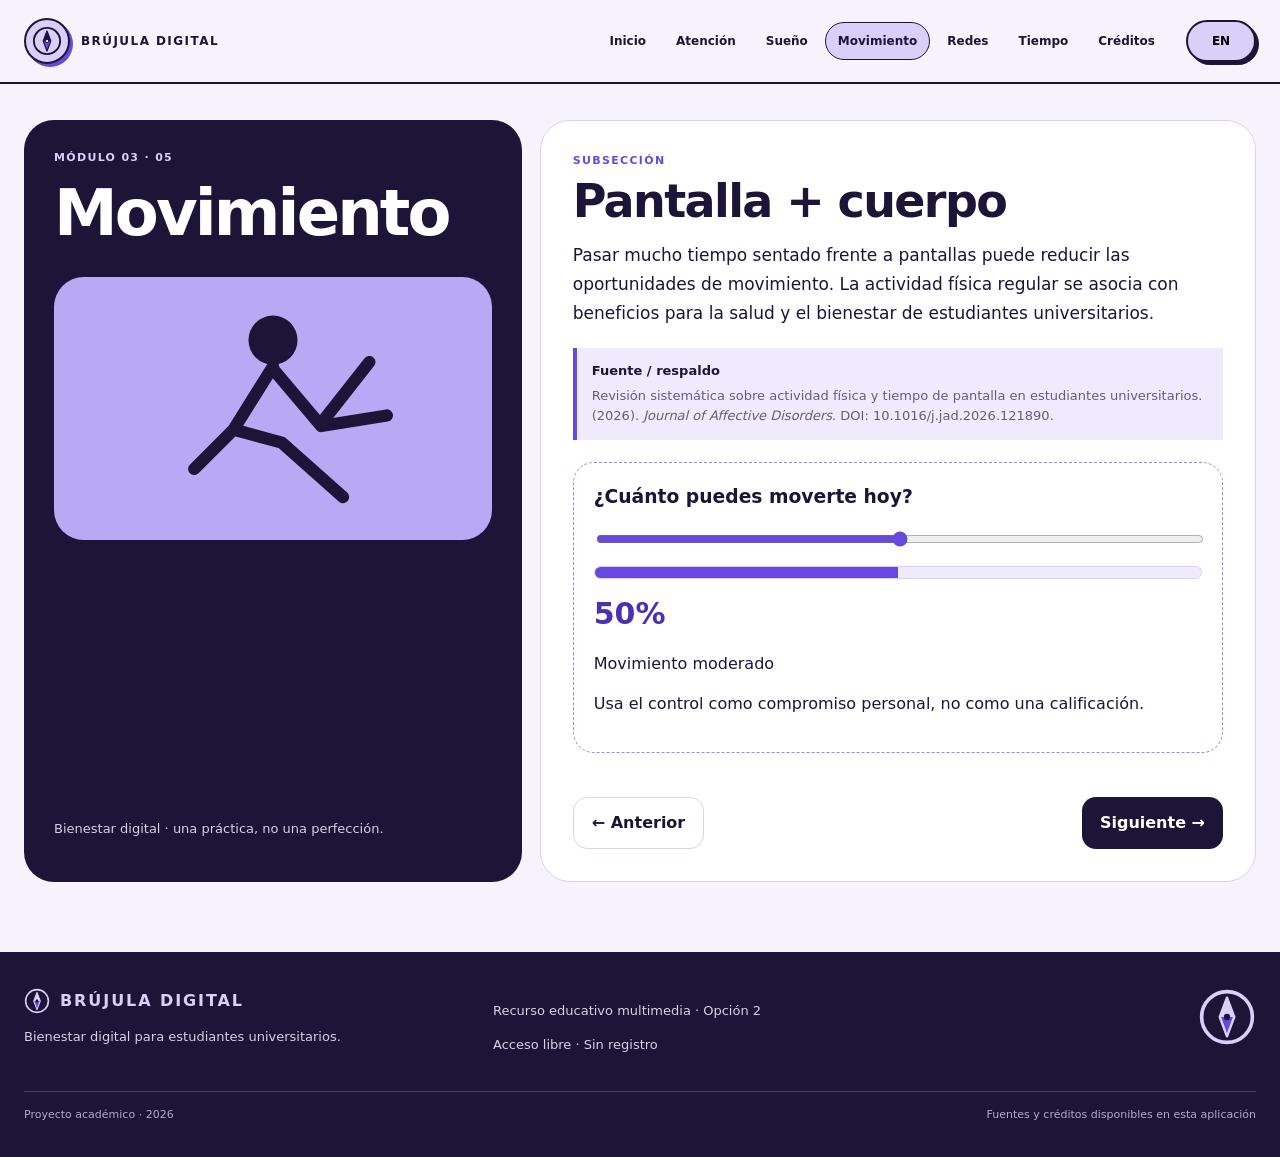
<file: pages/05-movimiento-pantalla.html>
<!doctype html><html lang="es"><head><meta charset="utf-8"><meta name="viewport" content="width=device-width,initial-scale=1"><title>Pantalla + cuerpo · Brújula Digital</title><link rel="stylesheet" href="../assets/styles.css"></head><body><header class="site-header"><div class="header-inner"><a class="brand" href="../index.html"><span class="brand-mark"><img src="../assets/compass.svg" alt=""></span><span data-es="BRÚJULA DIGITAL" data-en="DIGITAL COMPASS">BRÚJULA DIGITAL</span></a><nav class="main-nav"><a href="../index.html">Inicio</a><a href="01-atencion-foco.html">Atención</a><a href="03-sueno-pantalla.html">Sueño</a><a href="05-movimiento-pantalla.html">Movimiento</a><a href="07-redes-conexion.html">Redes</a><a href="09-organizacion-tiempo.html">Tiempo</a><a href="../creditos.html">Créditos</a></nav><button class="lang-switch" type="button" aria-label="Cambiar idioma">EN</button></div></header><main><div class="screen"><section class="screen-left"><div><div class="tag" data-es="MÓDULO 03 · 05" data-en="MODULE 03 · 05">MÓDULO 03 · 05</div><h1><span data-es="Movimiento" data-en="Movement">Movimiento</span></h1><img src="../assets/movement.svg" alt="Ilustración del módulo" data-alt-es="Ilustración del módulo" data-alt-en="Module illustration"></div><div><p class="footer-copy" data-es="Bienestar digital · una práctica, no una perfección." data-en="Digital wellbeing · a practice, not perfection.">Bienestar digital · una práctica, no una perfección.</p></div></section><section class="screen-right"><div class="tag" data-es="SUBSECCIÓN" data-en="SUBSECTION">SUBSECCIÓN</div><h2><span data-es="Pantalla + cuerpo" data-en="Screens + body">Pantalla + cuerpo</span></h2><p class="lead-copy" data-es="Pasar mucho tiempo sentado frente a pantallas puede reducir las oportunidades de movimiento. La actividad física regular se asocia con beneficios para la salud y el bienestar de estudiantes universitarios." data-en="Long periods sitting with screens can reduce opportunities to move. Regular physical activity is associated with health and wellbeing benefits in university students.">Pasar mucho tiempo sentado frente a pantallas puede reducir las oportunidades de movimiento. La actividad física regular se asocia con beneficios para la salud y el bienestar de estudiantes universitarios.</p><div class="source"><strong data-es="Fuente / respaldo" data-en="Source / evidence">Fuente / respaldo</strong><span class="ref">Revisión sistemática sobre actividad física y tiempo de pantalla en estudiantes universitarios. (2026). <em>Journal of Affective Disorders</em>. DOI: 10.1016/j.jad.2026.121890.</span></div><div class="interaction" data-range data-range-kind="movement"><h3 data-es="¿Cuánto puedes moverte hoy?" data-en="How much can you move today?">¿Cuánto puedes moverte hoy?</h3><input class="range" type="range" min="0" max="100" value="50"><div class="bar"><i></i></div><div class="metric" data-range-value>50%</div><p data-range-message>Movimiento moderado</p><p data-es="Usa el control como compromiso personal, no como una calificación." data-en="Use the control as a personal commitment, not as a grade.">Usa el control como compromiso personal, no como una calificación.</p></div><div class="navrow"><a class="btn ghost" data-nav-prev href="04-sueno-ritual.html">← Anterior</a><a class="btn dark" data-nav-next href="06-movimiento-pausa.html">Siguiente →</a></div></section></div></main><footer class="site-footer"><div class="footer-inner"><div><div class="footer-brand"><img src="../assets/compass-light.svg" alt=""><span data-es="BRÚJULA DIGITAL" data-en="DIGITAL COMPASS">BRÚJULA DIGITAL</span></div><p class="footer-copy" data-es="Bienestar digital para estudiantes universitarios." data-en="Digital wellbeing for university students.">Bienestar digital para estudiantes universitarios.</p></div><div><p class="footer-copy" data-es="Recurso educativo multimedia · Opción 2" data-en="Multimedia educational resource · Option 2">Recurso educativo multimedia · Opción 2</p><p class="footer-copy" data-es="Acceso libre · Sin registro" data-en="Free access · No registration">Acceso libre · Sin registro</p></div><div class="footer-mark"><img src="../assets/compass-light.svg" alt=""></div></div><div class="footer-bottom"><span data-es="Proyecto académico · 2026" data-en="Academic project · 2026">Proyecto académico · 2026</span><span data-es="Fuentes y créditos disponibles en esta aplicación" data-en="Sources and credits available in this application">Fuentes y créditos disponibles en esta aplicación</span></div></footer><script src="../assets/app.js"></script></body></html>
</file>
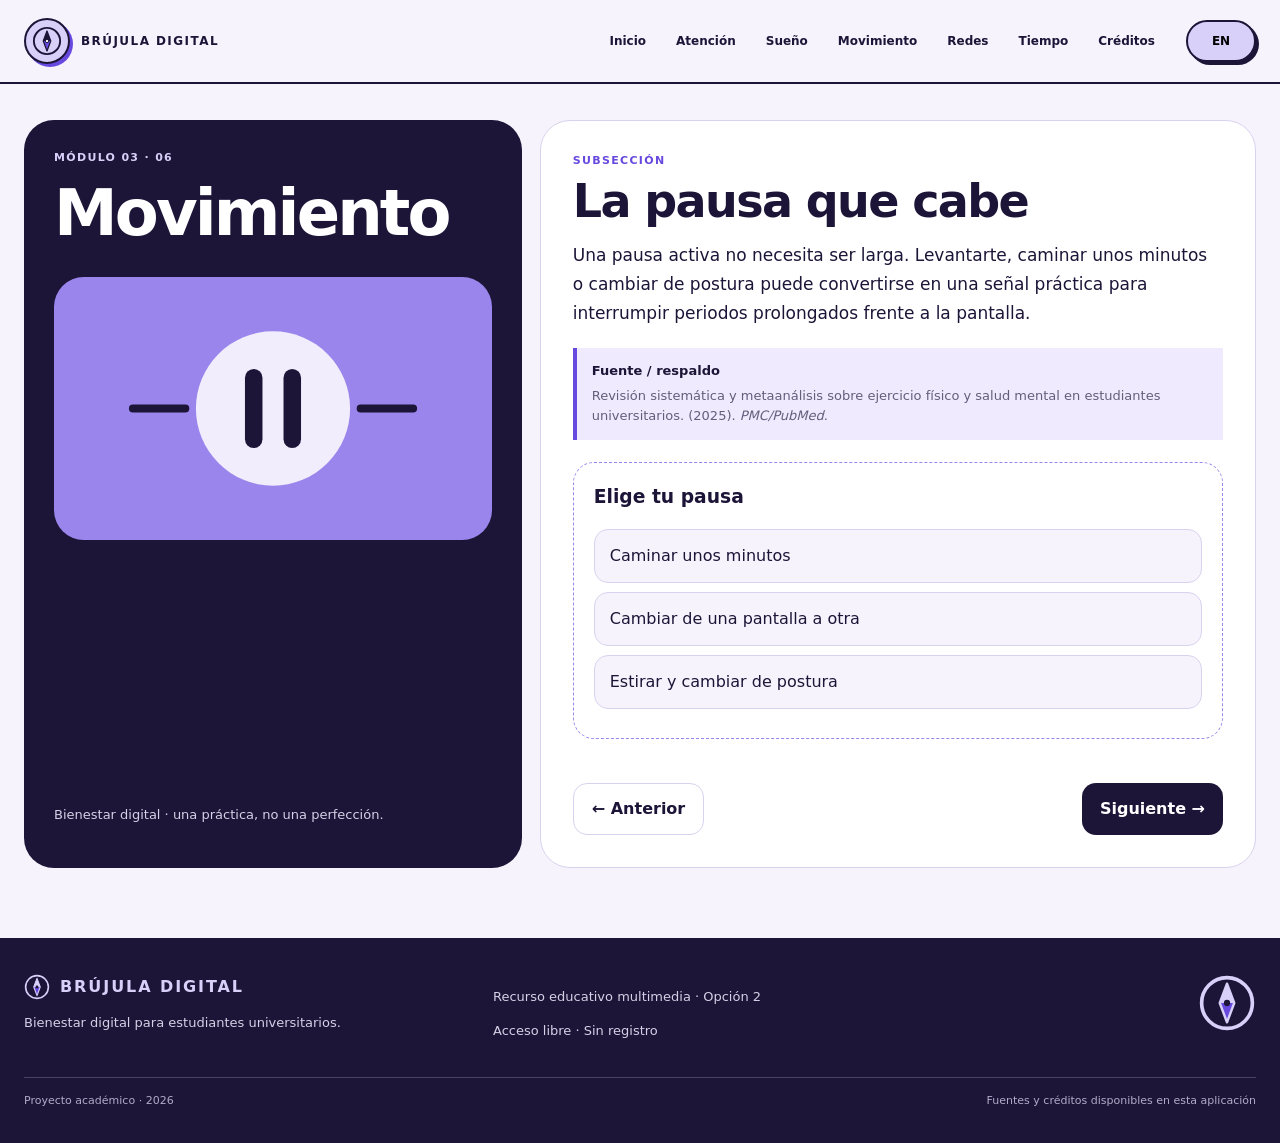
<file: pages/06-movimiento-pausa.html>
<!doctype html><html lang="es"><head><meta charset="utf-8"><meta name="viewport" content="width=device-width,initial-scale=1"><title>La pausa que cabe · Brújula Digital</title><link rel="stylesheet" href="../assets/styles.css"></head><body><header class="site-header"><div class="header-inner"><a class="brand" href="../index.html"><span class="brand-mark"><img src="../assets/compass.svg" alt=""></span><span data-es="BRÚJULA DIGITAL" data-en="DIGITAL COMPASS">BRÚJULA DIGITAL</span></a><nav class="main-nav"><a href="../index.html">Inicio</a><a href="01-atencion-foco.html">Atención</a><a href="03-sueno-pantalla.html">Sueño</a><a href="05-movimiento-pantalla.html">Movimiento</a><a href="07-redes-conexion.html">Redes</a><a href="09-organizacion-tiempo.html">Tiempo</a><a href="../creditos.html">Créditos</a></nav><button class="lang-switch" type="button" aria-label="Cambiar idioma">EN</button></div></header><main><div class="screen"><section class="screen-left"><div><div class="tag" data-es="MÓDULO 03 · 06" data-en="MODULE 03 · 06">MÓDULO 03 · 06</div><h1><span data-es="Movimiento" data-en="Movement">Movimiento</span></h1><img src="../assets/pause.svg" alt="Ilustración del módulo" data-alt-es="Ilustración del módulo" data-alt-en="Module illustration"></div><div><p class="footer-copy" data-es="Bienestar digital · una práctica, no una perfección." data-en="Digital wellbeing · a practice, not perfection.">Bienestar digital · una práctica, no una perfección.</p></div></section><section class="screen-right"><div class="tag" data-es="SUBSECCIÓN" data-en="SUBSECTION">SUBSECCIÓN</div><h2><span data-es="La pausa que cabe" data-en="A pause that fits">La pausa que cabe</span></h2><p class="lead-copy" data-es="Una pausa activa no necesita ser larga. Levantarte, caminar unos minutos o cambiar de postura puede convertirse en una señal práctica para interrumpir periodos prolongados frente a la pantalla." data-en="An active break does not need to be long. Standing up, walking for a few minutes, or changing posture can be a practical cue to interrupt long screen periods.">Una pausa activa no necesita ser larga. Levantarte, caminar unos minutos o cambiar de postura puede convertirse en una señal práctica para interrumpir periodos prolongados frente a la pantalla.</p><div class="source"><strong data-es="Fuente / respaldo" data-en="Source / evidence">Fuente / respaldo</strong><span class="ref">Revisión sistemática y metaanálisis sobre ejercicio físico y salud mental en estudiantes universitarios. (2025). <em>PMC/PubMed</em>.</span></div><div class="interaction" data-quiz><h3 data-es="Elige tu pausa" data-en="Choose your break">Elige tu pausa</h3><button class="choice" data-correct="true" data-es="Caminar unos minutos" data-en="Walk for a few minutes">Caminar unos minutos</button><button class="choice" data-correct="false" data-es="Cambiar de una pantalla a otra" data-en="Switch from one screen to another">Cambiar de una pantalla a otra</button><button class="choice" data-correct="true" data-es="Estirar y cambiar de postura" data-en="Stretch and change posture">Estirar y cambiar de postura</button><div class="feedback"></div></div><div class="navrow"><a class="btn ghost" data-nav-prev href="05-movimiento-pantalla.html">← Anterior</a><a class="btn dark" data-nav-next href="07-redes-conexion.html">Siguiente →</a></div></section></div></main><footer class="site-footer"><div class="footer-inner"><div><div class="footer-brand"><img src="../assets/compass-light.svg" alt=""><span data-es="BRÚJULA DIGITAL" data-en="DIGITAL COMPASS">BRÚJULA DIGITAL</span></div><p class="footer-copy" data-es="Bienestar digital para estudiantes universitarios." data-en="Digital wellbeing for university students.">Bienestar digital para estudiantes universitarios.</p></div><div><p class="footer-copy" data-es="Recurso educativo multimedia · Opción 2" data-en="Multimedia educational resource · Option 2">Recurso educativo multimedia · Opción 2</p><p class="footer-copy" data-es="Acceso libre · Sin registro" data-en="Free access · No registration">Acceso libre · Sin registro</p></div><div class="footer-mark"><img src="../assets/compass-light.svg" alt=""></div></div><div class="footer-bottom"><span data-es="Proyecto académico · 2026" data-en="Academic project · 2026">Proyecto académico · 2026</span><span data-es="Fuentes y créditos disponibles en esta aplicación" data-en="Sources and credits available in this application">Fuentes y créditos disponibles en esta aplicación</span></div></footer><script src="../assets/app.js"></script></body></html>
</file>
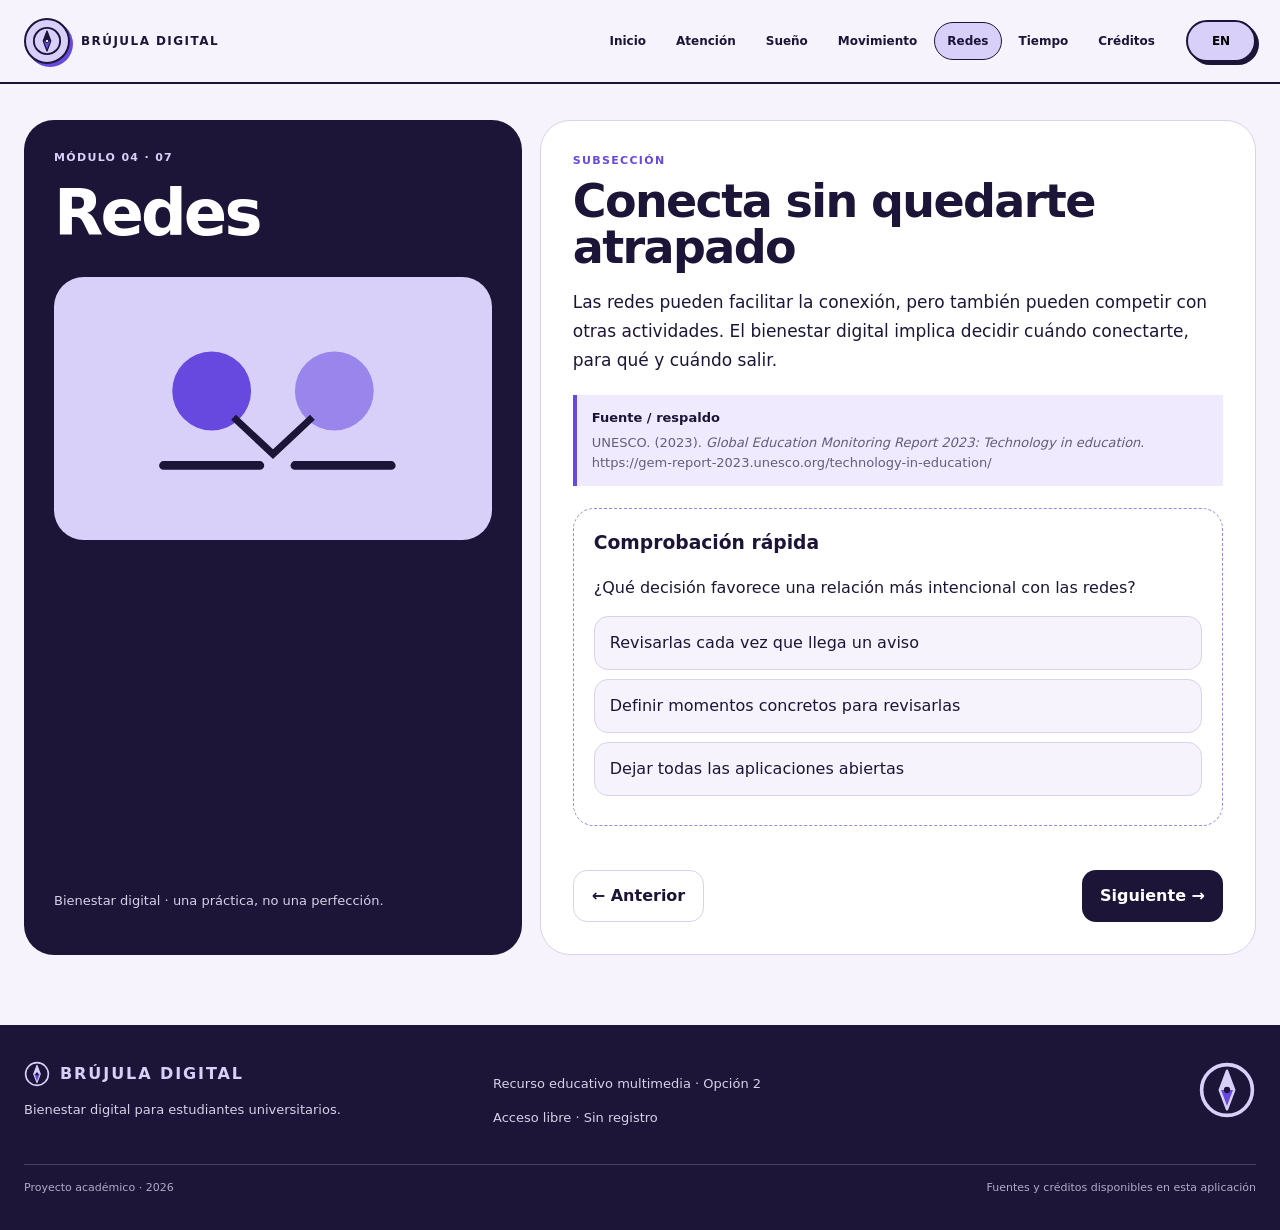
<file: pages/07-redes-conexion.html>
<!doctype html><html lang="es"><head><meta charset="utf-8"><meta name="viewport" content="width=device-width,initial-scale=1"><title>Conecta sin quedarte atrapado · Brújula Digital</title><link rel="stylesheet" href="../assets/styles.css"></head><body><header class="site-header"><div class="header-inner"><a class="brand" href="../index.html"><span class="brand-mark"><img src="../assets/compass.svg" alt=""></span><span data-es="BRÚJULA DIGITAL" data-en="DIGITAL COMPASS">BRÚJULA DIGITAL</span></a><nav class="main-nav"><a href="../index.html">Inicio</a><a href="01-atencion-foco.html">Atención</a><a href="03-sueno-pantalla.html">Sueño</a><a href="05-movimiento-pantalla.html">Movimiento</a><a href="07-redes-conexion.html">Redes</a><a href="09-organizacion-tiempo.html">Tiempo</a><a href="../creditos.html">Créditos</a></nav><button class="lang-switch" type="button" aria-label="Cambiar idioma">EN</button></div></header><main><div class="screen"><section class="screen-left"><div><div class="tag" data-es="MÓDULO 04 · 07" data-en="MODULE 04 · 07">MÓDULO 04 · 07</div><h1><span data-es="Redes" data-en="Social">Redes</span></h1><img src="../assets/social.svg" alt="Ilustración del módulo" data-alt-es="Ilustración del módulo" data-alt-en="Module illustration"></div><div><p class="footer-copy" data-es="Bienestar digital · una práctica, no una perfección." data-en="Digital wellbeing · a practice, not perfection.">Bienestar digital · una práctica, no una perfección.</p></div></section><section class="screen-right"><div class="tag" data-es="SUBSECCIÓN" data-en="SUBSECTION">SUBSECCIÓN</div><h2><span data-es="Conecta sin quedarte atrapado" data-en="Connect without getting stuck">Conecta sin quedarte atrapado</span></h2><p class="lead-copy" data-es="Las redes pueden facilitar la conexión, pero también pueden competir con otras actividades. El bienestar digital implica decidir cuándo conectarte, para qué y cuándo salir." data-en="Social platforms can support connection, but they can also compete with other activities. Digital wellbeing means deciding when to connect, why, and when to leave.">Las redes pueden facilitar la conexión, pero también pueden competir con otras actividades. El bienestar digital implica decidir cuándo conectarte, para qué y cuándo salir.</p><div class="source"><strong data-es="Fuente / respaldo" data-en="Source / evidence">Fuente / respaldo</strong><span class="ref">UNESCO. (2023). <em>Global Education Monitoring Report 2023: Technology in education</em>. https://gem-report-2023.unesco.org/technology-in-education/</span></div><div class="interaction" data-quiz><h3 data-es="Comprobación rápida" data-en="Quick check">Comprobación rápida</h3><p data-es="¿Qué decisión favorece una relación más intencional con las redes?" data-en="Which decision supports a more intentional relationship with social media?">¿Qué decisión favorece una relación más intencional con las redes?</p><button class="choice" data-correct="false" data-es="Revisarlas cada vez que llega un aviso" data-en="Check them whenever an alert arrives">Revisarlas cada vez que llega un aviso</button><button class="choice" data-correct="true" data-es="Definir momentos concretos para revisarlas" data-en="Set specific times to check them">Definir momentos concretos para revisarlas</button><button class="choice" data-correct="false" data-es="Dejar todas las aplicaciones abiertas" data-en="Leave every app open">Dejar todas las aplicaciones abiertas</button><div class="feedback"></div></div><div class="navrow"><a class="btn ghost" data-nav-prev href="06-movimiento-pausa.html">← Anterior</a><a class="btn dark" data-nav-next href="08-redes-privacidad.html">Siguiente →</a></div></section></div></main><footer class="site-footer"><div class="footer-inner"><div><div class="footer-brand"><img src="../assets/compass-light.svg" alt=""><span data-es="BRÚJULA DIGITAL" data-en="DIGITAL COMPASS">BRÚJULA DIGITAL</span></div><p class="footer-copy" data-es="Bienestar digital para estudiantes universitarios." data-en="Digital wellbeing for university students.">Bienestar digital para estudiantes universitarios.</p></div><div><p class="footer-copy" data-es="Recurso educativo multimedia · Opción 2" data-en="Multimedia educational resource · Option 2">Recurso educativo multimedia · Opción 2</p><p class="footer-copy" data-es="Acceso libre · Sin registro" data-en="Free access · No registration">Acceso libre · Sin registro</p></div><div class="footer-mark"><img src="../assets/compass-light.svg" alt=""></div></div><div class="footer-bottom"><span data-es="Proyecto académico · 2026" data-en="Academic project · 2026">Proyecto académico · 2026</span><span data-es="Fuentes y créditos disponibles en esta aplicación" data-en="Sources and credits available in this application">Fuentes y créditos disponibles en esta aplicación</span></div></footer><script src="../assets/app.js"></script></body></html>
</file>
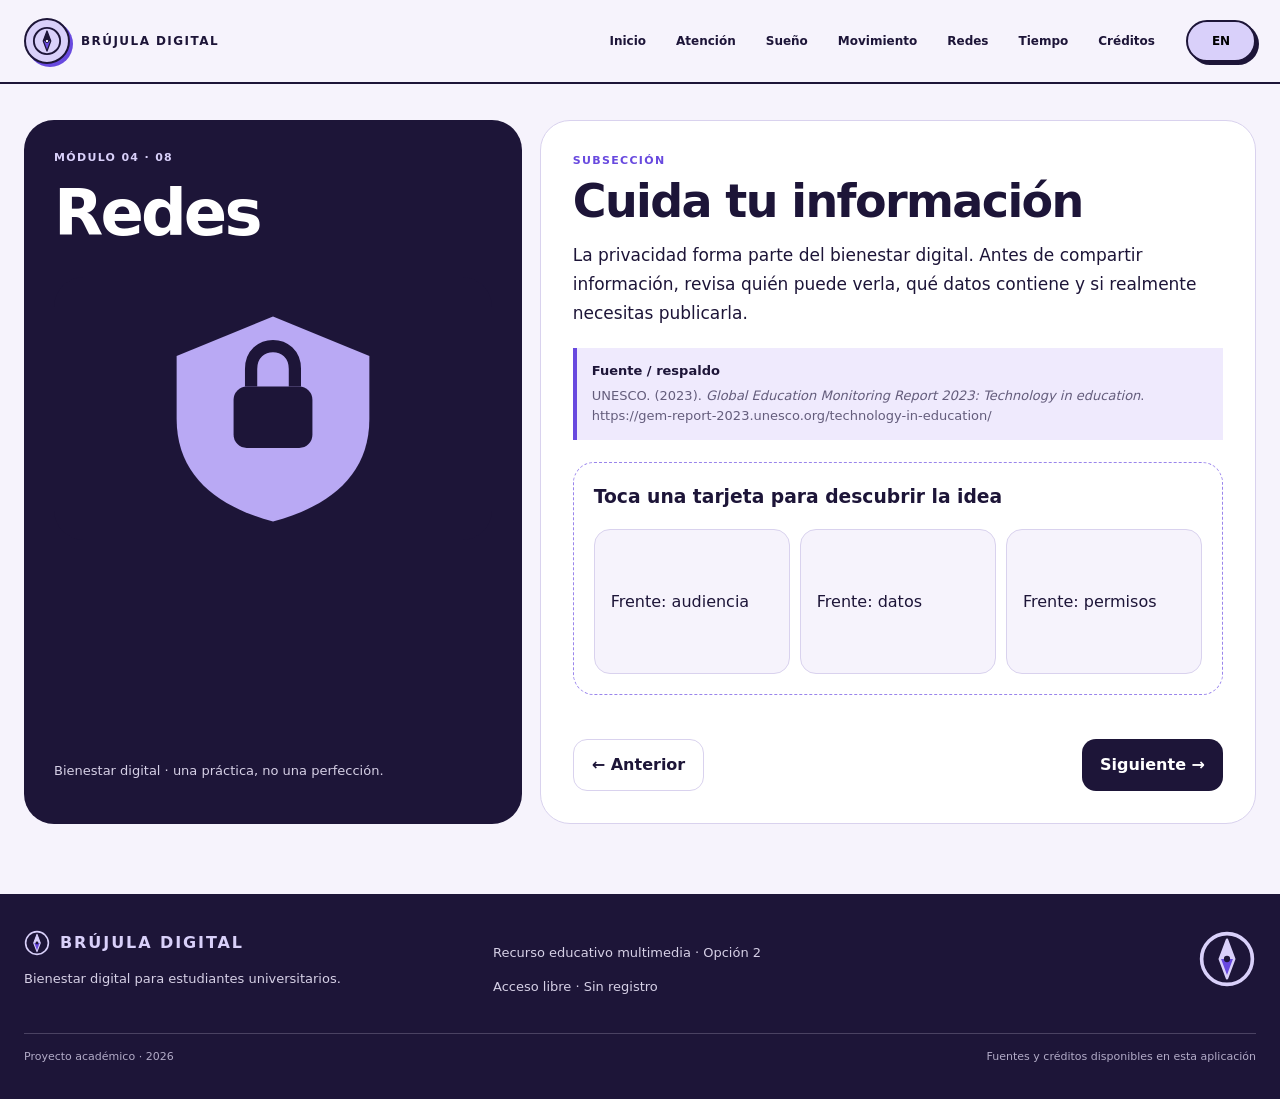
<file: pages/08-redes-privacidad.html>
<!doctype html><html lang="es"><head><meta charset="utf-8"><meta name="viewport" content="width=device-width,initial-scale=1"><title>Cuida tu información · Brújula Digital</title><link rel="stylesheet" href="../assets/styles.css"></head><body><header class="site-header"><div class="header-inner"><a class="brand" href="../index.html"><span class="brand-mark"><img src="../assets/compass.svg" alt=""></span><span data-es="BRÚJULA DIGITAL" data-en="DIGITAL COMPASS">BRÚJULA DIGITAL</span></a><nav class="main-nav"><a href="../index.html">Inicio</a><a href="01-atencion-foco.html">Atención</a><a href="03-sueno-pantalla.html">Sueño</a><a href="05-movimiento-pantalla.html">Movimiento</a><a href="07-redes-conexion.html">Redes</a><a href="09-organizacion-tiempo.html">Tiempo</a><a href="../creditos.html">Créditos</a></nav><button class="lang-switch" type="button" aria-label="Cambiar idioma">EN</button></div></header><main><div class="screen"><section class="screen-left"><div><div class="tag" data-es="MÓDULO 04 · 08" data-en="MODULE 04 · 08">MÓDULO 04 · 08</div><h1><span data-es="Redes" data-en="Social">Redes</span></h1><img src="../assets/security.svg" alt="Ilustración del módulo" data-alt-es="Ilustración del módulo" data-alt-en="Module illustration"></div><div><p class="footer-copy" data-es="Bienestar digital · una práctica, no una perfección." data-en="Digital wellbeing · a practice, not perfection.">Bienestar digital · una práctica, no una perfección.</p></div></section><section class="screen-right"><div class="tag" data-es="SUBSECCIÓN" data-en="SUBSECTION">SUBSECCIÓN</div><h2><span data-es="Cuida tu información" data-en="Protect your information">Cuida tu información</span></h2><p class="lead-copy" data-es="La privacidad forma parte del bienestar digital. Antes de compartir información, revisa quién puede verla, qué datos contiene y si realmente necesitas publicarla." data-en="Privacy is part of digital wellbeing. Before sharing information, check who can see it, what data it contains, and whether you really need to post it.">La privacidad forma parte del bienestar digital. Antes de compartir información, revisa quién puede verla, qué datos contiene y si realmente necesitas publicarla.</p><div class="source"><strong data-es="Fuente / respaldo" data-en="Source / evidence">Fuente / respaldo</strong><span class="ref">UNESCO. (2023). <em>Global Education Monitoring Report 2023: Technology in education</em>. https://gem-report-2023.unesco.org/technology-in-education/</span></div><div class="interaction"><h3 data-es="Toca una tarjeta para descubrir la idea" data-en="Tap a card to reveal the idea">Toca una tarjeta para descubrir la idea</h3><div class="flip-grid"><div class="flip"><button><span class="front" data-es="Frente: audiencia" data-en="Front: audience">Frente: audiencia</span><span class="back" data-es="Pregunta quién puede ver la publicación antes de compartirla." data-en="Ask who can see the post before sharing it.">Pregunta quién puede ver la publicación antes de compartirla.</span></button></div><div class="flip"><button><span class="front" data-es="Frente: datos" data-en="Front: data">Frente: datos</span><span class="back" data-es="Evita publicar información personal que no sea necesaria." data-en="Avoid posting personal information that is not necessary.">Evita publicar información personal que no sea necesaria.</span></button></div><div class="flip"><button><span class="front" data-es="Frente: permisos" data-en="Front: permissions">Frente: permisos</span><span class="back" data-es="Revisa permisos y privacidad de tus cuentas con frecuencia." data-en="Review account permissions and privacy settings regularly.">Revisa permisos y privacidad de tus cuentas con frecuencia.</span></button></div></div></div><div class="navrow"><a class="btn ghost" data-nav-prev href="07-redes-conexion.html">← Anterior</a><a class="btn dark" data-nav-next href="09-organizacion-tiempo.html">Siguiente →</a></div></section></div></main><footer class="site-footer"><div class="footer-inner"><div><div class="footer-brand"><img src="../assets/compass-light.svg" alt=""><span data-es="BRÚJULA DIGITAL" data-en="DIGITAL COMPASS">BRÚJULA DIGITAL</span></div><p class="footer-copy" data-es="Bienestar digital para estudiantes universitarios." data-en="Digital wellbeing for university students.">Bienestar digital para estudiantes universitarios.</p></div><div><p class="footer-copy" data-es="Recurso educativo multimedia · Opción 2" data-en="Multimedia educational resource · Option 2">Recurso educativo multimedia · Opción 2</p><p class="footer-copy" data-es="Acceso libre · Sin registro" data-en="Free access · No registration">Acceso libre · Sin registro</p></div><div class="footer-mark"><img src="../assets/compass-light.svg" alt=""></div></div><div class="footer-bottom"><span data-es="Proyecto académico · 2026" data-en="Academic project · 2026">Proyecto académico · 2026</span><span data-es="Fuentes y créditos disponibles en esta aplicación" data-en="Sources and credits available in this application">Fuentes y créditos disponibles en esta aplicación</span></div></footer><script src="../assets/app.js"></script></body></html>
</file>
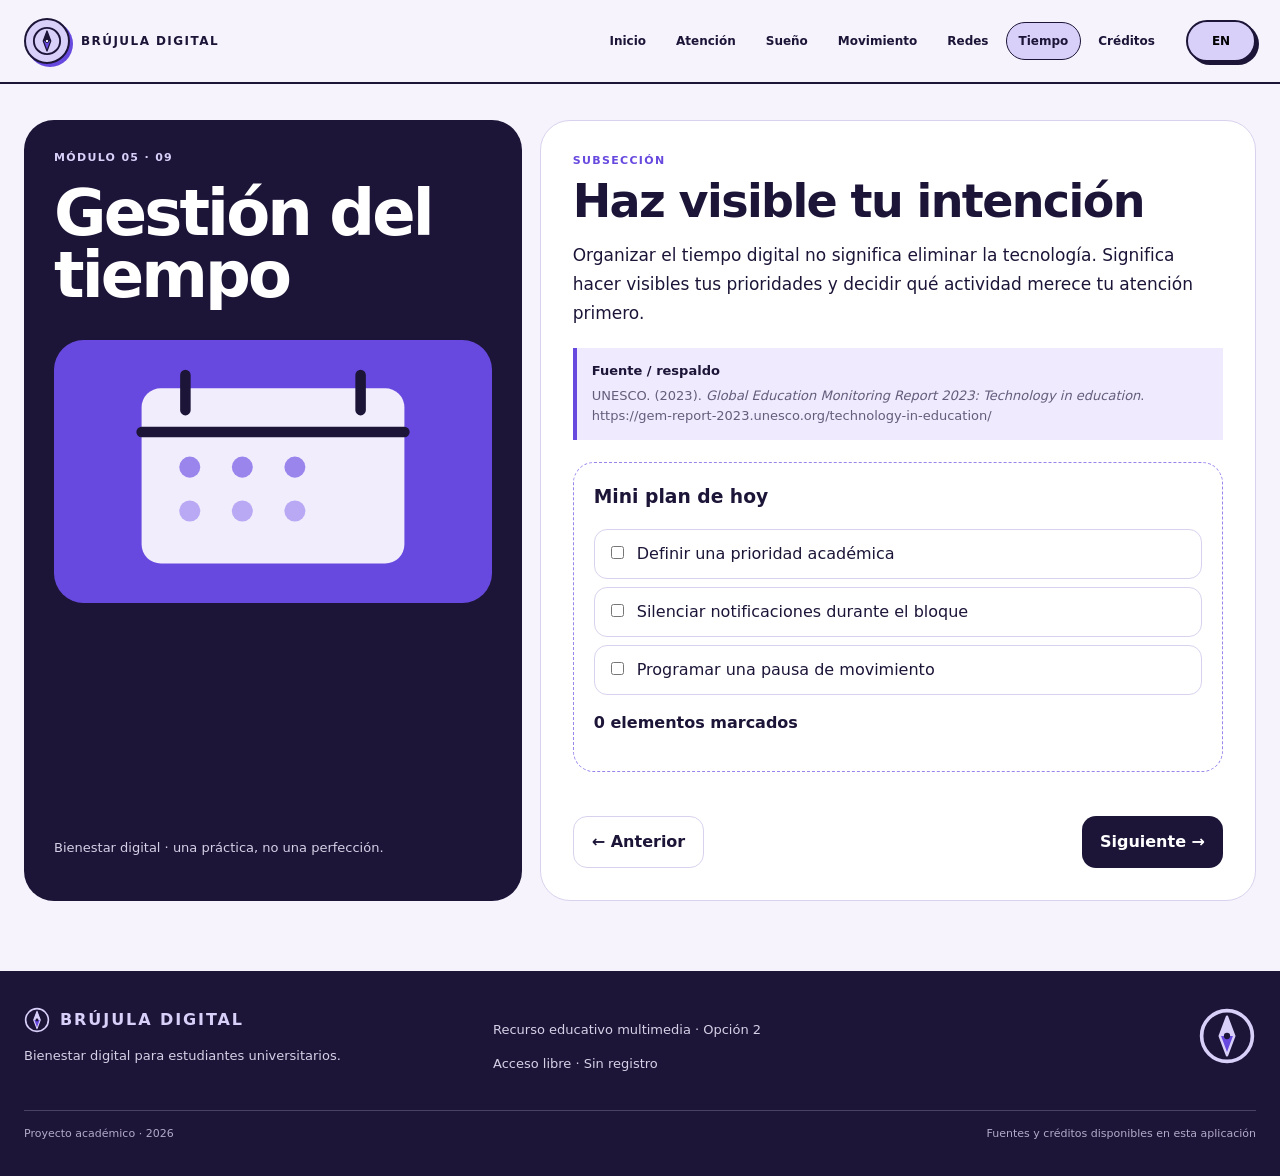
<file: pages/09-organizacion-tiempo.html>
<!doctype html><html lang="es"><head><meta charset="utf-8"><meta name="viewport" content="width=device-width,initial-scale=1"><title>Haz visible tu intención · Brújula Digital</title><link rel="stylesheet" href="../assets/styles.css"></head><body><header class="site-header"><div class="header-inner"><a class="brand" href="../index.html"><span class="brand-mark"><img src="../assets/compass.svg" alt=""></span><span data-es="BRÚJULA DIGITAL" data-en="DIGITAL COMPASS">BRÚJULA DIGITAL</span></a><nav class="main-nav"><a href="../index.html">Inicio</a><a href="01-atencion-foco.html">Atención</a><a href="03-sueno-pantalla.html">Sueño</a><a href="05-movimiento-pantalla.html">Movimiento</a><a href="07-redes-conexion.html">Redes</a><a href="09-organizacion-tiempo.html">Tiempo</a><a href="../creditos.html">Créditos</a></nav><button class="lang-switch" type="button" aria-label="Cambiar idioma">EN</button></div></header><main><div class="screen"><section class="screen-left"><div><div class="tag" data-es="MÓDULO 05 · 09" data-en="MODULE 05 · 09">MÓDULO 05 · 09</div><h1><span data-es="Gestión del tiempo" data-en="Time management">Gestión del tiempo</span></h1><img src="../assets/planning.svg" alt="Ilustración del módulo" data-alt-es="Ilustración del módulo" data-alt-en="Module illustration"></div><div><p class="footer-copy" data-es="Bienestar digital · una práctica, no una perfección." data-en="Digital wellbeing · a practice, not perfection.">Bienestar digital · una práctica, no una perfección.</p></div></section><section class="screen-right"><div class="tag" data-es="SUBSECCIÓN" data-en="SUBSECTION">SUBSECCIÓN</div><h2><span data-es="Haz visible tu intención" data-en="Make your intention visible">Haz visible tu intención</span></h2><p class="lead-copy" data-es="Organizar el tiempo digital no significa eliminar la tecnología. Significa hacer visibles tus prioridades y decidir qué actividad merece tu atención primero." data-en="Managing digital time does not mean eliminating technology. It means making priorities visible and deciding which activity deserves your attention first.">Organizar el tiempo digital no significa eliminar la tecnología. Significa hacer visibles tus prioridades y decidir qué actividad merece tu atención primero.</p><div class="source"><strong data-es="Fuente / respaldo" data-en="Source / evidence">Fuente / respaldo</strong><span class="ref">UNESCO. (2023). <em>Global Education Monitoring Report 2023: Technology in education</em>. https://gem-report-2023.unesco.org/technology-in-education/</span></div><div class="interaction" data-checklist><h3 data-es="Mini plan de hoy" data-en="Today’s mini plan">Mini plan de hoy</h3><label class="check"><input type="checkbox"><span data-es="Definir una prioridad académica" data-en="Define one academic priority">Definir una prioridad académica</span></label><label class="check"><input type="checkbox"><span data-es="Silenciar notificaciones durante el bloque" data-en="Silence notifications during the block">Silenciar notificaciones durante el bloque</span></label><label class="check"><input type="checkbox"><span data-es="Programar una pausa de movimiento" data-en="Schedule a movement break">Programar una pausa de movimiento</span></label><p><strong data-check-count>0 elementos marcados</strong></p></div><div class="navrow"><a class="btn ghost" data-nav-prev href="08-redes-privacidad.html">← Anterior</a><a class="btn dark" data-nav-next href="10-organizacion-contrato.html">Siguiente →</a></div></section></div></main><footer class="site-footer"><div class="footer-inner"><div><div class="footer-brand"><img src="../assets/compass-light.svg" alt=""><span data-es="BRÚJULA DIGITAL" data-en="DIGITAL COMPASS">BRÚJULA DIGITAL</span></div><p class="footer-copy" data-es="Bienestar digital para estudiantes universitarios." data-en="Digital wellbeing for university students.">Bienestar digital para estudiantes universitarios.</p></div><div><p class="footer-copy" data-es="Recurso educativo multimedia · Opción 2" data-en="Multimedia educational resource · Option 2">Recurso educativo multimedia · Opción 2</p><p class="footer-copy" data-es="Acceso libre · Sin registro" data-en="Free access · No registration">Acceso libre · Sin registro</p></div><div class="footer-mark"><img src="../assets/compass-light.svg" alt=""></div></div><div class="footer-bottom"><span data-es="Proyecto académico · 2026" data-en="Academic project · 2026">Proyecto académico · 2026</span><span data-es="Fuentes y créditos disponibles en esta aplicación" data-en="Sources and credits available in this application">Fuentes y créditos disponibles en esta aplicación</span></div></footer><script src="../assets/app.js"></script></body></html>
</file>
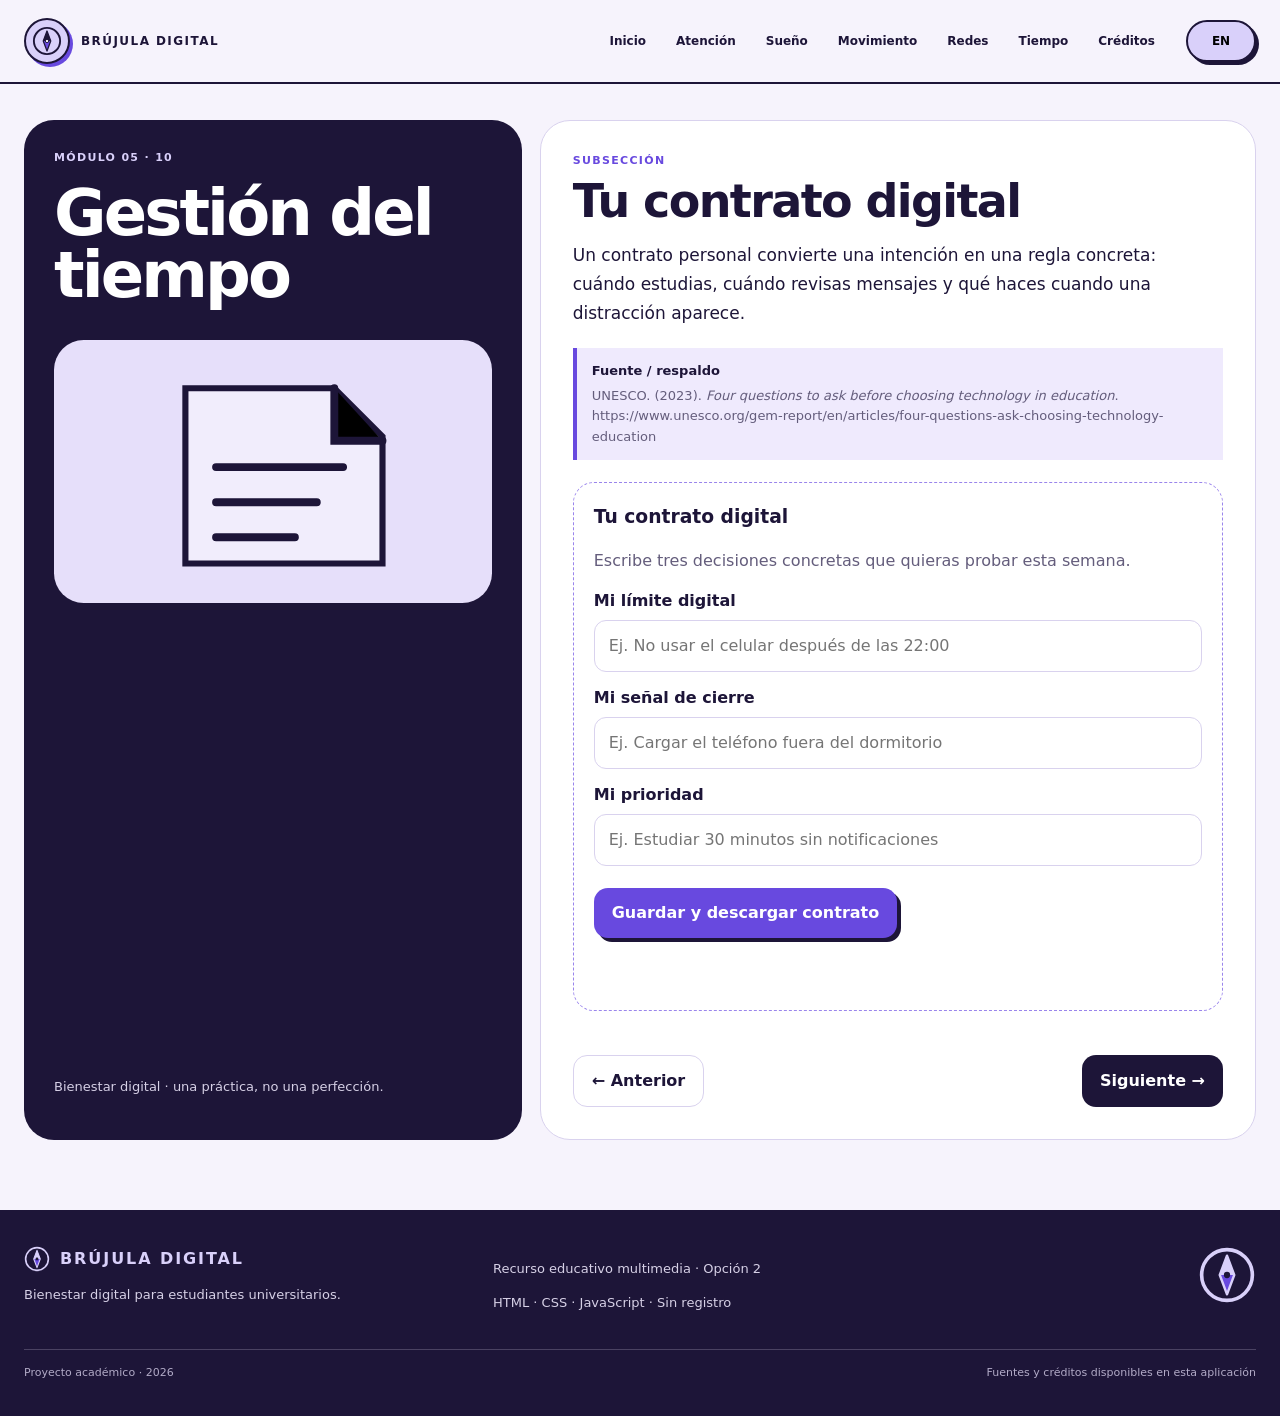
<file: pages/10-organizacion-contrato.html>
<!doctype html>
<html lang="es">

<head>
    <meta charset="utf-8">
    <meta name="viewport" content="width=device-width,initial-scale=1">
    <title>Tu contrato digital · Brújula Digital</title>
    <link rel="stylesheet" href="../assets/styles.css">
</head>

<body>
    <header class="site-header">
        <div class="header-inner"><a class="brand" href="../index.html"><span class="brand-mark"><img src="../assets/compass.svg" alt=""></span><span data-es="BRÚJULA DIGITAL" data-en="DIGITAL COMPASS">BRÚJULA DIGITAL</span></a>
            <nav class="main-nav"><a href="../index.html">Inicio</a><a href="01-atencion-foco.html">Atención</a><a
                    href="03-sueno-pantalla.html">Sueño</a><a href="05-movimiento-pantalla.html">Movimiento</a><a
                    href="07-redes-conexion.html">Redes</a><a href="09-organizacion-tiempo.html">Tiempo</a><a
                    href="../creditos.html">Créditos</a></nav><button class="lang-switch" type="button"
                aria-label="Cambiar idioma">EN</button>
        </div>
    </header>
    <main>
        <div class="screen">
            <section class="screen-left">
                <div>
                    <div class="tag" data-es="MÓDULO 05 · 10" data-en="MODULE 05 · 10">MÓDULO 05 · 10</div>
                    <h1><span data-es="Gestión del tiempo" data-en="Time management">Gestión del tiempo</span>
                    </h1><img src="../assets/contract.svg" alt="Ilustración del módulo" data-alt-es="Ilustración del módulo" data-alt-en="Module illustration">
                </div>
                <div>
                    <p class="footer-copy" data-es="Bienestar digital · una práctica, no una perfección."
                        data-en="Digital wellbeing · a practice, not perfection.">Bienestar digital · una práctica, no
                        una perfección.</p>
                </div>
            </section>
            <section class="screen-right">
                <div class="tag" data-es="SUBSECCIÓN" data-en="SUBSECTION">SUBSECCIÓN</div>
                <h2><span data-es="Tu contrato digital" data-en="Your digital contract">Tu contrato digital</span></h2>
                <p class="lead-copy"
                    data-es="Un contrato personal convierte una intención en una regla concreta: cuándo estudias, cuándo revisas mensajes y qué haces cuando una distracción aparece."
                    data-en="A personal contract turns an intention into a concrete rule: when you study, when you check messages, and what you do when a distraction appears.">
                    Un contrato personal convierte una intención en una regla concreta: cuándo estudias, cuándo revisas
                    mensajes y qué haces cuando una distracción aparece.</p>
                <div class="source"><strong data-es="Fuente / respaldo" data-en="Source / evidence">Fuente / respaldo</strong><span class="ref">UNESCO. (2023). <em>Four questions to ask before choosing technology in education</em>. https://www.unesco.org/gem-report/en/articles/four-questions-ask-choosing-technology-education</span></div>
                <div class="interaction" id="digitalContract" data-contract>
                    <h3 data-es="Tu contrato digital" data-en="Your digital contract">Tu contrato digital</h3>
                    <p class="muted" data-es="Escribe tres decisiones concretas que quieras probar esta semana."
                        data-en="Write three concrete decisions you want to try this week.">Escribe tres decisiones
                        concretas que quieras probar esta semana.</p>
                    <label class="contract-field"><span data-es="Mi límite digital" data-en="My digital limit">Mi límite digital</span><input id="contractLimit" type="text"
                            data-placeholder-es="Ej. No usar el celular después de las 22:00"
                            data-placeholder-en="e.g. No phone after 10:00 PM"
                            placeholder="Ej. No usar el celular después de las 22:00"></label>
                    <label class="contract-field"><span data-es="Mi señal de cierre" data-en="My closing cue">Mi señal de cierre</span><input id="contractCue" type="text"
                            data-placeholder-es="Ej. Cargar el teléfono fuera del dormitorio"
                            data-placeholder-en="e.g. Charge the phone outside the bedroom"
                            placeholder="Ej. Cargar el teléfono fuera del dormitorio"></label>
                    <label class="contract-field"><span data-es="Mi prioridad" data-en="My priority">Mi
                            prioridad</span><input id="contractFocus" type="text"
                            data-placeholder-es="Ej. Estudiar 30 minutos sin notificaciones"
                            data-placeholder-en="e.g. Study for 30 minutes without notifications"
                            placeholder="Ej. Estudiar 30 minutos sin notificaciones"></label>
                    <button class="btn accent" id="downloadContract" type="button"
                        data-es="Guardar y descargar contrato" data-en="Save and download contract">Guardar y
                        descargar contrato</button>
                    <p id="contractFeedback" class="muted"></p>
                </div>
                <div class="navrow"><a class="btn ghost" data-nav-prev href="09-organizacion-tiempo.html">←
                        Anterior</a><a class="btn dark" data-nav-next href="../creditos.html">Siguiente →</a></div>
            </section>
        </div>
    </main>
    <footer class="site-footer">
        <div class="footer-inner">
            <div>
                <div class="footer-brand"><img src="../assets/compass-light.svg" alt=""><span data-es="BRÚJULA DIGITAL" data-en="DIGITAL COMPASS">BRÚJULA DIGITAL</span></div>
                <p class="footer-copy" data-es="Bienestar digital para estudiantes universitarios."
                    data-en="Digital wellbeing for university students.">Bienestar digital para estudiantes
                    universitarios.</p>
            </div>
            <div>
                <p class="footer-copy" data-es="Recurso educativo multimedia · Opción 2"
                    data-en="Multimedia educational resource · Option 2">Recurso educativo multimedia · Opción 2</p>
                <p class="footer-copy" data-es="HTML · CSS · JavaScript · Sin registro"
                    data-en="HTML · CSS · JavaScript · No registration">HTML · CSS · JavaScript · Sin registro</p>
            </div>
            <div class="footer-mark"><img src="../assets/compass-light.svg" alt=""></div>
        </div>
        <div class="footer-bottom"><span data-es="Proyecto académico · 2026" data-en="Academic project · 2026">Proyecto
                académico · 2026</span><span data-es="Fuentes y créditos disponibles en esta aplicación"
                data-en="Sources and credits available in this application">Fuentes y créditos disponibles en esta
                aplicación</span></div>
    </footer>
    <script src="../assets/app.js"></script>
</body>

</html>
</file>
<file: assets/styles.css>
/* ==========================================================
   Brújula Digital · hoja de estilos
   - Una sola tipografía para toda la aplicación.
   - Paleta monocromática: variaciones del morado base (--purple).
   ========================================================== */
:root{
  /* Color base y sus variaciones */
  --purple:#6849df;
  --purple-dark:#4a30b5;
  --purple-mid:#9a85ec;
  --purple-soft:#d9d0fa;
  --purple-tint:#efeafd;
  /* Neutros con matiz morado */
  --ink:#1d1538;
  --bg:#f6f3fc;
  --paper:#ffffff;
  --line:#d9d2ee;
  --muted:#645d7c;
  --shadow:4px 4px 0 var(--ink);
  /* Tipografía única */
  --font:"Segoe UI",system-ui,-apple-system,Roboto,Helvetica,Arial,sans-serif;
}
*{box-sizing:border-box}
html{scroll-behavior:smooth}
body{margin:0;background:var(--bg);color:var(--ink);font-family:var(--font);font-weight:400;line-height:1.5}
a{text-decoration:none;color:inherit}
button,input{font:inherit}
button{cursor:pointer}
img{max-width:100%}
:focus-visible{outline:3px solid var(--purple-mid);outline-offset:2px}

/* ---------- Encabezado ---------- */
.site-header{position:sticky;top:0;z-index:100;background:rgba(246,243,252,.97);backdrop-filter:blur(12px);border-bottom:2px solid var(--ink)}
.header-inner{max-width:1280px;margin:auto;min-height:82px;padding:12px 24px;display:flex;align-items:center;gap:18px}
.brand{display:flex;align-items:center;gap:11px;font-weight:700;letter-spacing:.12em;font-size:12px;white-space:nowrap}
.brand-mark{width:46px;height:46px;border:2px solid var(--ink);border-radius:50%;display:grid;place-items:center;background:var(--purple-soft);box-shadow:3px 3px 0 var(--purple)}
.brand-mark img{width:30px;height:30px}
.main-nav{display:flex;justify-content:flex-end;gap:4px;flex:1;flex-wrap:wrap}
.main-nav a{font-size:12px;font-weight:600;padding:9px 12px;border:1px solid transparent;border-radius:999px;white-space:nowrap}
.main-nav a:hover,.main-nav a.active{border-color:var(--ink);background:var(--purple-soft)}
.lang-switch{min-width:70px;height:42px;border:2px solid var(--ink);border-radius:999px;background:var(--purple-soft);font-size:12px;font-weight:700;box-shadow:3px 3px 0 var(--ink)}
.lang-switch:active{transform:translate(2px,2px);box-shadow:1px 1px 0 var(--ink)}

/* ---------- Estructura general ---------- */
main{max-width:1280px;margin:auto;padding:36px 24px 70px}
.hero{display:grid;grid-template-columns:1.08fr .92fr;gap:18px}
.hero-copy{min-height:560px;border-radius:34px;background:var(--purple);color:#fff;padding:clamp(34px,6vw,72px);display:flex;flex-direction:column;justify-content:center;position:relative;overflow:hidden}
.hero-copy:after{content:"";position:absolute;width:420px;height:420px;border:1px solid rgba(255,255,255,.25);border-radius:50%;right:-210px;bottom:-210px}
.eyebrow,.tag{font-size:11px;font-weight:600;letter-spacing:.12em;text-transform:uppercase}
.hero h1{font-size:clamp(44px,7vw,88px);line-height:.95;letter-spacing:-.05em;font-weight:700;margin:18px 0 22px;max-width:800px}
.hero .lead{font-size:17px;line-height:1.6;max-width:690px}
.cta,.btn{display:inline-flex;align-items:center;justify-content:center;border:0;border-radius:14px;background:var(--purple-soft);color:var(--ink);font-weight:600;padding:13px 18px;margin-top:20px;box-shadow:var(--shadow);width:max-content;max-width:100%}
.visual{min-height:560px;border-radius:34px;background:var(--ink);padding:28px;display:grid;place-items:center}
.visual img{width:min(100%,500px);max-height:460px}
.stats{display:grid;grid-template-columns:repeat(3,1fr);gap:14px;margin-top:16px}
.stat{background:var(--paper);border:1px solid var(--line);border-radius:22px;padding:22px}
.stat strong{font-size:35px;font-weight:700;color:var(--purple)}
.stat p{margin:7px 0 0;color:var(--muted);line-height:1.45}
.section-title{margin:54px 0 18px;font-size:32px;letter-spacing:-.03em;font-weight:700}

/* ---------- Rutas (módulos) en la portada ---------- */
.routes{display:grid;grid-template-columns:repeat(5,1fr);gap:12px}
.route{background:var(--paper);border:1px solid var(--line);border-radius:22px;padding:19px;min-height:170px;transition:.18s;display:flex;flex-direction:column}
.route:hover{transform:translateY(-4px);box-shadow:var(--shadow)}
.route .num{width:42px;height:42px;border-radius:50%;background:var(--purple-soft);color:var(--purple-dark);display:grid;place-items:center;font-weight:700;font-size:15px}
.route strong{display:block;margin-top:auto;padding-top:15px;font-weight:700}
.route small{display:block;color:var(--muted);margin-top:6px}
.about{margin-top:18px;background:var(--ink);color:#fff;border-radius:25px;padding:26px}
.about h2{margin-top:0;font-weight:700}
.about .btn{background:var(--purple-mid);margin-top:12px}

/* ---------- Pantallas de contenido ---------- */
.screen{display:grid;grid-template-columns:.82fr 1.18fr;gap:18px}
.screen-left,.screen-right{border-radius:30px}
.screen-left{background:var(--ink);color:var(--paper);padding:30px;min-height:650px;display:flex;flex-direction:column;justify-content:space-between}
.screen-left img{width:100%;margin:18px 0;border-radius:20px}
.screen-left h1{font-size:clamp(40px,5vw,66px);line-height:.98;letter-spacing:-.045em;font-weight:700;margin:15px 0}
.tag{color:var(--purple-soft)}
.screen-right .tag{color:var(--purple)}
.screen-right{background:var(--paper);border:1px solid var(--line);padding:32px;min-height:650px}
.screen-right h2{font-size:clamp(28px,4vw,46px);line-height:1.02;letter-spacing:-.035em;font-weight:700;margin:8px 0 15px}
.lead-copy{font-size:17px;line-height:1.7}
.footer-copy{font-weight:400}
.muted{color:var(--muted)}

/* Fuente / respaldo (formato uniforme en todos los módulos) */
.source{border-left:4px solid var(--purple);background:var(--purple-tint);padding:13px 15px;margin:20px 0;font-size:13px;line-height:1.55}
.source strong{font-weight:600}
.source .ref{display:block;margin-top:5px;color:var(--muted);overflow-wrap:anywhere}

/* ---------- Interacciones ---------- */
.interaction{border:1px dashed var(--purple-mid);border-radius:21px;padding:20px;margin-top:22px}
.interaction h3{margin-top:0;font-weight:700}
.choice{display:block;width:100%;text-align:left;padding:14px 15px;border:1px solid var(--line);background:var(--bg);border-radius:14px;margin:9px 0;color:var(--ink)}
.choice:hover{border-color:var(--purple)}
.choice.correct{background:var(--purple)!important;border-color:var(--purple-dark)!important;color:#fff!important}
.choice.wrong{background:var(--ink)!important;border-color:var(--ink)!important;color:#fff!important}
.feedback{display:none;margin-top:12px;padding:13px 14px;border-radius:13px}
.feedback.show{display:block}
.feedback.good{background:var(--purple-soft);color:var(--ink)}
.feedback.bad{background:var(--ink);color:#fff}
.range{width:100%;accent-color:var(--purple)}
.bar{height:13px;background:var(--purple-tint);border:1px solid var(--line);border-radius:99px;overflow:hidden;margin:12px 0}
.bar i{display:block;height:100%;width:40%;background:var(--purple);transition:.15s}
.metric{font-size:30px;font-weight:700;color:var(--purple-dark)}
.flip-grid{display:grid;grid-template-columns:repeat(3,1fr);gap:10px}
.flip button{width:100%;min-height:145px;border:1px solid var(--line);border-radius:16px;background:var(--bg);text-align:left;padding:16px;color:var(--ink)}
.flip.open button{background:var(--purple-tint);border-color:var(--purple-mid)}
.flip .back{display:none}
.flip.open .front{display:none}
.flip.open .back{display:block}
.timer{text-align:center;padding:18px}
.time{font-size:55px;font-weight:700;font-variant-numeric:tabular-nums;color:var(--purple-dark)}
.btn.dark{background:var(--ink);color:var(--paper);box-shadow:none}
.btn.accent{background:var(--purple);color:#fff}
.btn.ghost{background:transparent;border:1px solid var(--line);box-shadow:none}
.btn-row{display:flex;gap:9px;flex-wrap:wrap;justify-content:center}
.check{display:flex;gap:10px;align-items:flex-start;border:1px solid var(--line);border-radius:13px;padding:12px;margin:8px 0}
.check input{margin-top:4px;accent-color:var(--purple)}
.navrow{display:flex;justify-content:space-between;gap:10px;margin-top:24px}
.credits{background:var(--paper);border:1px solid var(--line);border-radius:28px;padding:32px}
.credits h1,.credits h2{font-weight:700}
.credits li{margin:10px 0;line-height:1.5;overflow-wrap:anywhere}

/* Contrato digital */
#digitalContract .contract-field{display:block;margin:14px 0;font-weight:600}
#digitalContract .contract-field>span{display:block;margin-bottom:7px}
#digitalContract .contract-field input{display:block;width:100%;min-height:46px;padding:13px 14px;margin:0;border:1px solid var(--line);border-radius:12px;background:#fff;color:var(--ink);font-weight:400}
#digitalContract .contract-field input:focus{outline:3px solid rgba(154,133,236,.4);border-color:var(--purple)}
#downloadContract{margin-top:8px}
#contractFeedback{min-height:24px;margin-top:12px;font-weight:600}

/* ---------- Pie de página ---------- */
.site-footer{background:var(--ink);color:var(--paper);border-top:2px solid var(--ink);padding:34px 24px;position:relative;overflow:hidden}
.footer-inner{max-width:1280px;margin:auto;display:grid;grid-template-columns:1.2fr 1fr 1fr;gap:28px}
.footer-brand{font-weight:700;color:var(--purple-soft);letter-spacing:.12em;display:flex;align-items:center;gap:10px}
.footer-brand img{width:26px;height:26px}
.footer-copy{color:#d6d0e6;font-size:13px;line-height:1.6}
.footer-mark{text-align:right}
.footer-mark img{width:58px;height:58px}
.footer-bottom{max-width:1280px;margin:22px auto 0;padding-top:15px;border-top:1px solid #4a4262;color:#b2abc7;font-size:11px;display:flex;justify-content:space-between}

/* ---------- Adaptabilidad ---------- */
@media(max-width:1100px){
  /* 5 módulos: 3 arriba y 2 centrados abajo, sin hueco vacío */
  .routes{grid-template-columns:repeat(6,1fr)}
  .route{grid-column:span 2}
  .route:nth-child(4){grid-column:2/4}
  .route:nth-child(5){grid-column:4/6}
}
@media(max-width:980px){
  .header-inner{flex-wrap:wrap;gap:10px 14px;padding:10px 18px}
  .lang-switch{margin-left:auto}
  /* El menú se mantiene visible: franja horizontal desplazable */
  .main-nav{order:3;flex:0 0 100%;flex-wrap:nowrap;justify-content:flex-start;overflow-x:auto;padding-bottom:4px;-webkit-overflow-scrolling:touch;scrollbar-width:thin}
  .hero,.screen{grid-template-columns:1fr}
  .routes{grid-template-columns:repeat(2,1fr)}
  .route,.route:nth-child(4),.route:nth-child(5){grid-column:auto}
  .route:nth-child(5){grid-column:1/-1}
  .visual,.hero-copy{min-height:420px}
  .screen-left,.screen-right{min-height:auto}
  .screen-left img{max-height:340px;object-fit:contain}
  .flip-grid{grid-template-columns:1fr}
  .footer-inner{grid-template-columns:1fr}
  .footer-mark{text-align:left}
  .footer-bottom{display:block}
  .footer-bottom span{display:block;margin-top:7px}
}
@media(max-width:560px){
  .header-inner{padding:10px 14px}
  .brand{font-size:10px}
  .brand-mark{width:40px;height:40px}
  .brand-mark img{width:26px;height:26px}
  .lang-switch{min-width:58px}
  .routes,.stats{grid-template-columns:1fr}
  .route:nth-child(5){grid-column:auto}
  .route{min-height:130px}
  .hero h1{font-size:40px}
  main{padding:22px 14px 50px}
  .screen-left,.screen-right,.hero-copy,.visual{border-radius:22px}
  .screen-right,.screen-left{padding:22px}
  .interaction{padding:16px}
  .time{font-size:46px}
  .navrow{flex-direction:column}
  .navrow .btn{width:100%}
  .credits{padding:22px}
}
</file>
